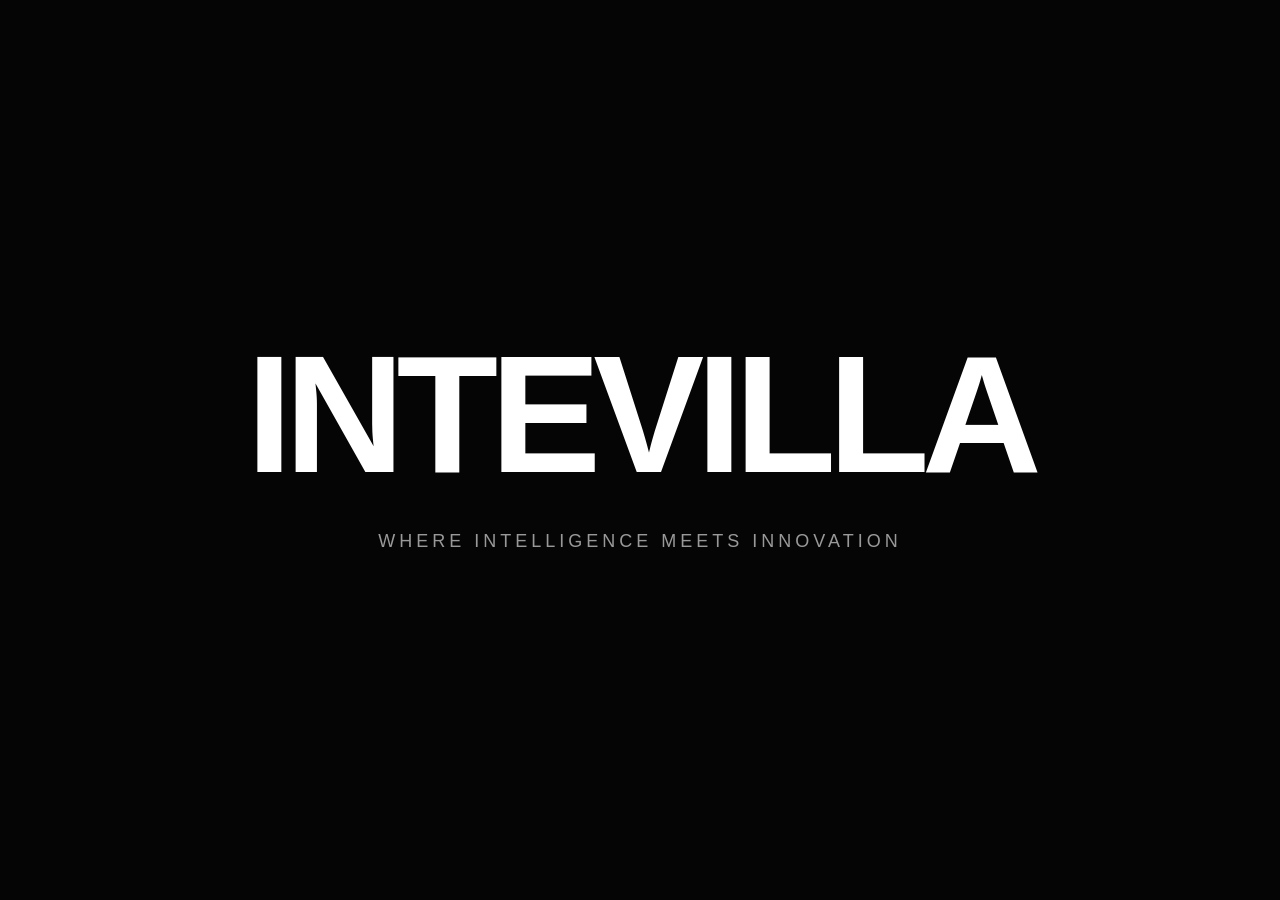
<file: Index.html>
<!DOCTYPE html>
<html lang="en">
<head>
    <meta charset="UTF-8">
    <meta name="viewport" content="width=device-width, initial-scale=1.0">
    <title>Intevilla - Text Pressure</title>
    <style>
        * {
            margin: 0;
            padding: 0;
            box-sizing: border-box;
        }
        body {
            background: #050505;
            color: white;
            font-family: Arial, sans-serif;
            overflow: hidden;
        }
        .hero {
            width: 100%;
            height: 100vh;
            display: flex;
            flex-direction: column;
            justify-content: center;
            align-items: center;
            position: relative;
        }
        .text-pressure {
            font-family: Impact, "Arial Black", sans-serif;
            font-size: clamp(70px, 13vw, 220px);
            font-weight: 900;
            letter-spacing: -8px;
            line-height: 0.8;
            text-align: center;
            cursor: pointer;
            transform-origin: center;
            transition:
                transform 0.12s ease,
                letter-spacing 0.12s ease;
        }
        .subtitle {
            margin-top: 50px;
            font-size: 18px;
            color: #999;
            letter-spacing: 4px;
            text-transform: uppercase;
        }
    </style>
</head>
<body>
    <section class="hero">
        <div class="text-pressure" id="textPressure">
            INTEVILLA
        </div>
        <p class="subtitle">
            Where Intelligence Meets Innovation
        </p>
    </section>
    <script>
        const text = document.getElementById("textPressure");
        document.addEventListener("mousemove", function(event) {
            const rect = text.getBoundingClientRect();
            const centerX = rect.left + rect.width / 2;
            const centerY = rect.top + rect.height / 2;
            const distanceX = event.clientX - centerX;
            const distanceY = event.clientY - centerY;
            const distance = Math.sqrt(
                distanceX * distanceX +
                distanceY * distanceY
            );
            const maxDistance = 500;
            let strength = 1 - distance / maxDistance;
            strength = Math.max(
                0,
                Math.min(1, strength)
            );
            const scaleX = 1 + strength * 0.35;
            const scaleY = 1 - strength * 0.12;
            const letterSpacing =
                -8 + strength * 8;
            text.style.transform =
                `scaleX(${scaleX}) scaleY(${scaleY})`;
            text.style.letterSpacing =
                `${letterSpacing}px`;
        });
        document.addEventListener("mouseleave", function() {
            text.style.transform =
                "scaleX(1) scaleY(1)";
            text.style.letterSpacing =
                "-8px";
        });
    </script>
</body>
</html>
</file>
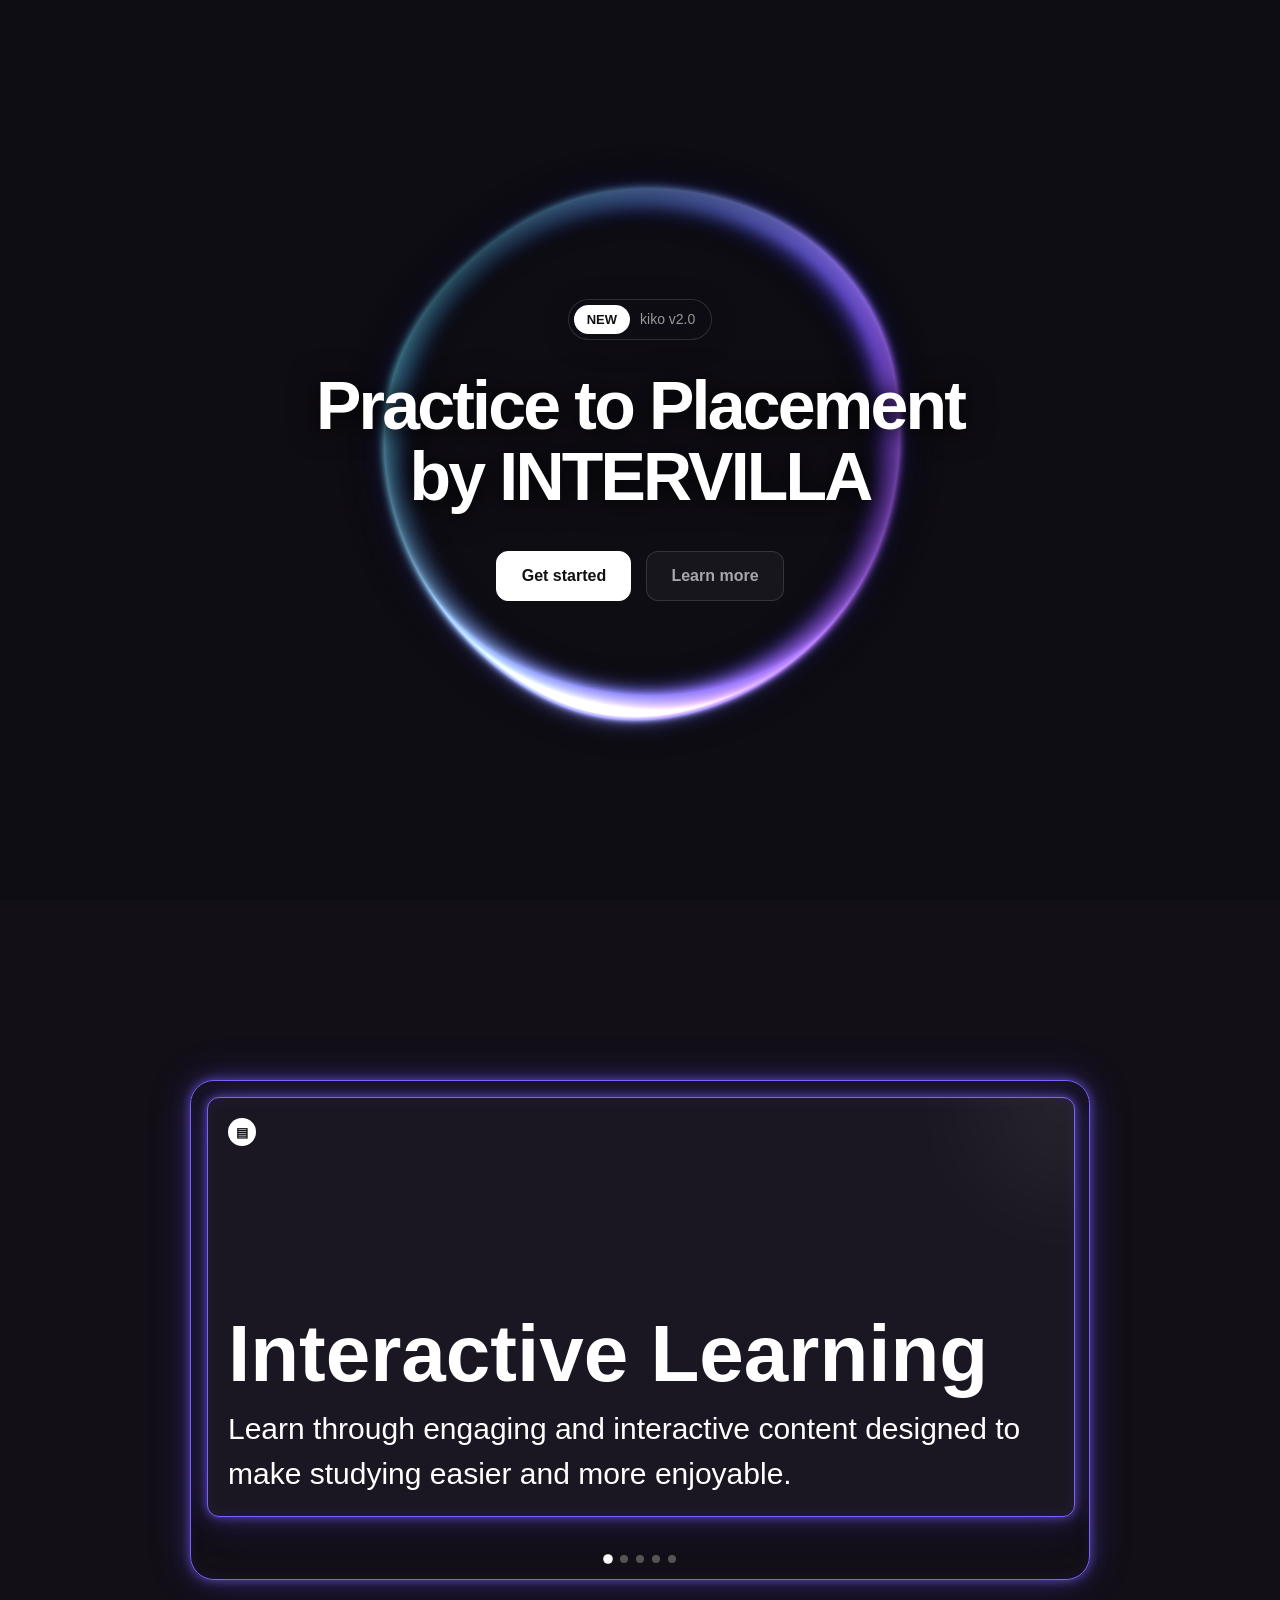
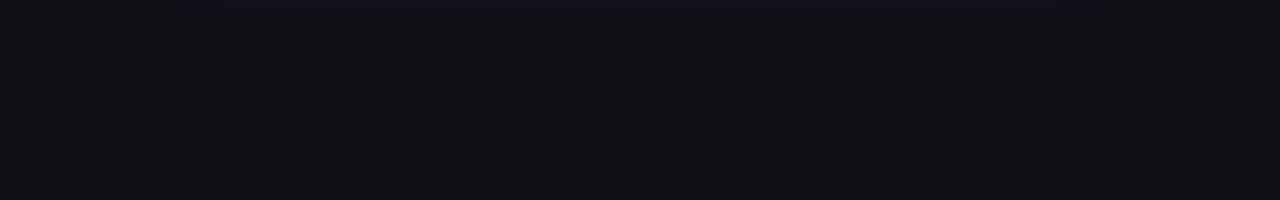
<file: index.html>
<!DOCTYPE html>
<html lang="en">
<head>
    <meta charset="UTF-8">
    <meta name="viewport" content="width=device-width, initial-scale=1.0">

    <title>INTERVILLA</title>

    <style>
        * {
    margin: 0;
    padding: 0;
    box-sizing: border-box;
}

html{
    scroll-behavior: smooth;
}
body {
margin: 0;
    min-height: 100vh;

    background: #120F17;
    color: white;

    font-family: Arial, Helvetica, sans-serif;

    overflow-x: hidden;
    overflow-y: auto;
}

body {
      margin: 0;
    min-height: 100vh;

    background: #120F17;
    color: white;

    font-family: Arial, Helvetica, sans-serif;

    overflow-x: hidden;
    overflow-y: auto;
}


/* =========================================
   HERO
========================================= */

.hero {
    position: relative;

    width: 100%;
    height: 100vh;

    min-height: 600px;

    display: flex;
    align-items: center;
    justify-content: center;

    overflow: hidden;

    background: #0f0d14;
}


/* =========================================
   ORB

   The important part:
   Instead of taking the entire screen,
   the Orb is a square centered behind
   the heading.
========================================= */

.orb-wrapper {
    position: absolute;

    width: 650px;
    height: 650px;

    left: 50%;
    top: 50%;

    transform: translate(-50%, -50%);

    z-index: 1;

    pointer-events: auto;
}

#orbCanvas {
    display: block;

    width: 100%;
    height: 100%;
}


/* =========================================
   CONTENT
========================================= */

.hero-content {
    position: relative;

    z-index: 5;

    width: 100%;
    max-width: 750px;

    padding: 20px;

    display: flex;
    flex-direction: column;
    align-items: center;

    text-align: center;

    /*
       Let mouse events pass through
       except for buttons.
    */
    pointer-events: none;
}


/* =========================================
   BADGE
========================================= */

.badge {
    display: flex;
    align-items: center;

    gap: 10px;

    padding: 5px 14px 5px 5px;

    border: 1px solid rgba(255, 255, 255, 0.14);

    border-radius: 999px;

    background: rgba(15, 13, 20, 0.65);

    backdrop-filter: blur(10px);

    margin-bottom: 30px;

    font-size: 14px;

    color: #999;

    box-shadow:
        0 5px 30px rgba(0, 0, 0, 0.15);
}


/* NEW badge */

.badge-new {
    display: flex;
    align-items: center;
    justify-content: center;

    padding: 7px 13px;

    border-radius: 999px;

    background: #ffffff;

    color: #111111;

    font-size: 13px;

    font-weight: 700;
}


/* Badge text */

.badge-text {
    padding-right: 2px;
}


/* =========================================
   HEADING
========================================= */

.hero h1 {
    position: relative;

    max-width: 680px;

    margin: 0;

    color: #ffffff;

    font-size: clamp(
        42px,
        5.5vw,
        68px
    );

    line-height: 1.04;

    font-weight: 700;

    letter-spacing: -2.8px;

    /*
       Keeps text readable over the Orb
    */
    text-shadow:
        0 3px 20px rgba(0, 0, 0, 0.7),
        0 0 30px rgba(15, 13, 20, 0.5);
}


/* =========================================
   BUTTONS
========================================= */

.buttons {
    display: flex;

    gap: 15px;

    margin-top: 40px;

    pointer-events: auto;
}


.btn {
    display: flex;

    align-items: center;
    justify-content: center;

    height: 50px;

    min-width: 135px;

    padding: 0 24px;

    border-radius: 12px;

    text-decoration: none;

    font-size: 16px;

    font-weight: 600;

    transition:
        transform 0.2s ease,
        background 0.2s ease,
        border-color 0.2s ease;
}


/* Get Started */

.btn-primary {
    background: #ffffff;

    color: #111111;

    border: 1px solid #ffffff;
}


/* Learn More */

.btn-secondary {
    color: #a8a5ad;

    background: rgba(255, 255, 255, 0.04);

    border: 1px solid rgba(255, 255, 255, 0.13);

    backdrop-filter: blur(10px);
}


/* Button hover */

.btn:hover {
    transform: translateY(-2px);
}


.btn-primary:hover {
    background: #eeeeee;
}


.btn-secondary:hover {
    color: #ffffff;

    background: rgba(255, 255, 255, 0.08);

    border-color: rgba(255, 255, 255, 0.25);
}


/* =========================================
   RESPONSIVE
========================================= */

/* Tablet and smaller desktops */
@media (max-width: 1024px) {
    .carousel-container {
        width: 100%;
        max-width: 800px;
        height: auto;
        aspect-ratio: 16 / 9;
    }

    .carousel-item {
        width: 100%;
    }

    .carousel-indicators {
        max-width: 190px;
        gap: 7px;
    }

    .carousel-indicator {
        height: 8px;
        width: 8px;
    }
}

/* Tablets */
@media (max-width: 800px) {

    .orb-wrapper {
        width: 500px;
        height: 500px;
    }

    .hero h1 {
        font-size: 48px;
        letter-spacing: -2px;
    }

    .carousel-container {
        width: calc(100% - 40px);
        max-width: 700px;
        height: 450px;
    }
}

/* Small tablets and large phones */
@media (max-width: 768px) {
    .orb-wrapper {
        width: 400px;
        height: 400px;
    }

    .hero h1 {
        font-size: 42px;
        letter-spacing: -1.5px;
    }

    .carousel-container {
        width: calc(100% - 40px);
        padding: 12px;
        height: 400px;
    }

    .carousel-item-title {
        font-size: clamp(36px, 7vw, 60px);
    }

    .carousel-item-description {
        font-size: clamp(16px, 3vw, 22px);
    }

    .carousel-icon-container {
        height: 26px;
        width: 26px;
    }

    .carousel-icon {
        height: 15px;
        width: 15px;
        font-size: 12px;
    }

    .carousel-indicators {
        max-width: 180px;
        gap: 6px;
    }

    .carousel-indicator {
        height: 7px;
        width: 7px;
    }
}

/* Phones - landscape and small */
@media (max-width: 600px) {
    .orb-wrapper {
        width: 300px;
        height: 300px;
    }

    .hero {
        min-height: 500px;
    }

    .hero h1 {
        font-size: 32px;
        letter-spacing: -1px;
        line-height: 1.2;
    }

    .badge {
        margin-bottom: 20px;
        font-size: 12px;
        padding: 4px 10px 4px 4px;
    }

    .badge-new {
        padding: 5px 10px;
        font-size: 11px;
    }

    .buttons {
        margin-top: 25px;
        gap: 8px;
        flex-wrap: wrap;
        justify-content: center;
    }

    .btn {
        min-width: 110px;
        height: 44px;
        padding: 0 16px;
        font-size: 13px;
    }

    .carousel-container {
        width: calc(100% - 20px);
        margin: 20px 10px;
        height: 350px;
        border-radius: 16px;
        padding: 12px;
    }

    .carousel-item {
        width: calc(100% - 20px);
        height: 310px;
        border-radius: 12px;
    }

    .carousel-item-header {
        margin-bottom: 12px;
        padding: 15px;
    }

    .carousel-item-content {
        padding: 15px;
    }

    .carousel-item-title {
        font-size: clamp(28px, 6vw, 42px);
        margin-bottom: 8px;
    }

    .carousel-item-description {
        font-size: clamp(13px, 2.8vw, 16px);
        line-height: 1.4;
    }

    .carousel-icon-container {
        height: 24px;
        width: 24px;
    }

    .carousel-icon {
        height: 14px;
        width: 14px;
        font-size: 11px;
    }

    .carousel-indicators {
        width: auto;
        max-width: 120px;
        padding: 0 16px;
        gap: 6px;
    }

    .carousel-indicator {
        height: 5px;
        width: 5px;
    }
}

/* Extra small phones */
@media (max-width: 380px) {
    .carousel-indicators {
        max-width: 100px;
        padding: 0 12px;
        gap: 4px;
    }

    .carousel-indicator {
        height: 4px;
        width: 4px;
    }

    .carousel-icon-container {
        height: 18px;
        width: 18px;
    }

    .carousel-icon {
        height: 10px;
        width: 10px;
        font-size: 9px;
    }
}

/* Extra small phones */
@media (max-width: 480px) {
    .orb-wrapper {
        width: 250px;
        height: 250px;
    }

    .hero h1 {
        font-size: 28px;
        max-width: 95%;
    }

    .hero-content {
        padding: 15px;
    }

    .buttons {
        gap: 6px;
        margin-top: 20px;
    }

    .btn {
        min-width: 90px;
        height: 40px;
        padding: 0 12px;
        font-size: 12px;
    }

    .page {
        padding: 40px 10px;
    }

    .carousel-container {
        width: calc(100% - 20px);
        height: 300px;
        margin-bottom: 20px;
    }

    .carousel-item {
        height: 260px;
    }

    .carousel-item-title {
        font-size: clamp(24px, 5vw, 32px);
    }

    .carousel-item-description {
        font-size: clamp(12px, 2.5vw, 14px);
    }

    .carousel-icon-container {
        height: 20px;
        width: 20px;
    }

    .carousel-icon {
        height: 12px;
        width: 12px;
        font-size: 10px;
    }
}

/* more-section */




.page {
       width: 100%;
    min-height: 100vh;

    height: auto;

    display: flex;
    align-items: center;
    justify-content: center;

    position: relative;

    padding: 80px 20px;
}

.carousel-container {
    position: relative;
    overflow: hidden;
    border: 1px solid #7b61ff;
    border-radius: 24px;
    padding: 16px;
    --outer-r: 24px;
    --p-distance: 12px;
    width: min(900px, 100% - 40px);
    height: 500px;
    background: transparent;
    perspective: 1000px;
    margin: 0 auto 40px auto;
    
    box-shadow:
        0 0 8px rgba(123, 97, 255, 0.5),
        0 0 20px rgba(123, 97, 255, 0.35),
        0 0 45px rgba(100, 80, 255, 0.2),
        inset 0 0 15px rgba(123, 97, 255, 0.08);
}
.carousel-container:hover{
      border-color: #a895ff;

    box-shadow:
        0 0 10px rgba(168, 149, 255, 0.7),
        0 0 25px rgba(123, 97, 255, 0.55),
        0 0 55px rgba(100, 80, 255, 0.3),
        inset 0 0 20px rgba(123, 97, 255, 0.12);

}

.carousel-track {
    display: flex;
    gap: 16px;
   height: 420px;
    transform-style: preserve-3d;
    will-change: transform;
    cursor: grab;
    user-select: none;
    touch-action: pan-y;
}

.carousel-track.dragging {
    cursor: grabbing;
}

.carousel-item {
    position: relative;
    display: flex;
    flex-shrink: 0;
    flex-direction: column;
    align-items: flex-start;
    justify-content: space-between;
   width: 868px;
    height: 420px;
    border: 1px solid #7b61ff;
    border-radius: calc(var(--outer-r) - var(--p-distance));
    background-color: #1B1722;
    overflow: hidden;
    cursor: grab;
    transform-style: preserve-3d;
    backface-visibility: hidden;

    box-shadow:
        0 0 8px rgba(123, 97, 255, 0.5),
        0 0 20px rgba(123, 97, 255, 0.35),
        0 0 45px rgba(100, 80, 255, 0.2),
        inset 0 0 15px rgba(123, 97, 255, 0.08);
}

.carousel-item:active {
    cursor: grabbing;
}

.carousel-item::after {
    content: "";
    position: absolute;
    width: 180px;
    height: 180px;
    top: -80px;
    right: -80px;
    border-radius: 50%;
    background: rgba(255, 255, 255, 0.05);
    filter: blur(50px);
    pointer-events: none;
}
.carousel-item:hover {
    border-color: #a895ff;

    box-shadow:
        0 0 10px rgba(168, 149, 255, 0.7),
        0 0 25px rgba(123, 97, 255, 0.55),
        0 0 55px rgba(100, 80, 255, 0.3),
        inset 0 0 20px rgba(123, 97, 255, 0.12);
}

.carousel-item-header {
    margin-bottom: 16px;
    padding: 20px;
    padding-top: 20px;
}

.carousel-icon-container {
    display: flex;
    height: clamp(20px, 4vw, 28px);
    width: clamp(20px, 4vw, 28px);
    align-items: center;
    justify-content: center;
    border-radius: 50%;
    background-color: #fff;
}

.carousel-icon {
    height: clamp(12px, 2.5vw, 16px);
    width: clamp(12px, 2.5vw, 16px);
    display: flex;
    align-items: center;
    justify-content: center;
    color: #120F17;
    font-size: clamp(10px, 2vw, 13px);
    font-weight: bold;
    line-height: 1;
}

.carousel-item-content {
    padding: 20px;
    padding-bottom: 20px;
}

.carousel-item-title {
    margin-bottom: 4px;
    font-weight: 900;
    font-size: clamp(32px, 8vw, 80px);
    color: #fff;
    line-height: 1.2;
}

.carousel-item-description {
    font-size: clamp(14px, 3.5vw, 30px);
    line-height: 1.5;
    color: #fff;
}

.carousel-indicators-container {
    display: flex;
    width: 100%;
    justify-content: center;
    position: absolute;
    bottom: 16px;
    left: 0;
}

.carousel-indicators {
    margin-top: 16px;
    display: flex;
    width: auto;
    max-width: 200px;
    justify-content: center;
    gap: 8px;
    padding: 0 24px;
    flex-wrap: wrap;
}

.carousel-indicator {
    height: 8px;
    width: 8px;
    border: none;
    padding: 0;
    appearance: none;
    border-radius: 50%;
    cursor: pointer;
    transition: background-color 150ms, transform 150ms;
}

.carousel-indicator.active {
    background-color: #fff;
    transform: scale(1.2);
}

.carousel-indicator.inactive {
    background-color: #555;
}

.carousel-indicator:hover {
    background-color: #aaa;
}

.carousel-indicator:focus-visible {
    outline: 2px solid #fff;
    outline-offset: 2px;
}

.carousel-container.round {
    border: 1px solid #555;
    border-radius: 50%;
    width: 300px;
    height: 300px;
}

.carousel-item.round {
    background-color: #1B1722;
    position: relative;
    bottom: 0.1em;
    border: 1px solid #555;
    justify-content: center;
    align-items: center;
    text-align: center;
    border-radius: 50%;
    width: 268px;
    height: 268px;
}

.carousel-item-header.round {
    padding: 0;
    margin: 0;
}

.carousel-indicators-container.round {
    position: absolute;
    z-index: 2;
    bottom: 3em;
    left: 50%;
    transform: translateX(-50%);
}

@media (max-width: 500px) {
    .carousel-container {
        width: 300px;
    }
}

    </style>
</head>

<body>

    <main class="hero">

        <!-- Orb surrounding the heading -->
        <div class="orb-wrapper" id="orbContainer">
            <canvas id="orbCanvas"></canvas>
        </div>

        <!-- Content -->
        <section class="hero-content">

            <div class="badge">
                <span class="badge-new">NEW</span>
                <span class="badge-text">kiko v2.0</span>
            </div>

            <h1>
            Practice to Placement<br>
            by INTERVILLA

            </h1>

            <div class="buttons">

                <a href="main.html" class="btn btn-primary">
                    Get started
                </a>

                <a href="#more" class="btn btn-secondary">
                    Learn more
                </a>

            </div>

        </section>
</main>
   
    <section id="more">
          <div class="page">
        <div class="carousel-container" id="carousel">
            <div class="carousel-track" id="carouselTrack"></div>

            <div class="carousel-indicators-container" id="indicatorContainer">
                <div class="carousel-indicators" id="indicators"></div>
            </div>
        </div>
    </div>
    </section>
     </main>

    <script>
        

        const canvas = document.getElementById("orbCanvas");
const container = document.getElementById("orbContainer");

const gl = canvas.getContext("webgl", {
    alpha: true,
    premultipliedAlpha: false,
});

if (!gl) {
    alert("WebGL is not supported in this browser.");
    throw new Error("WebGL not supported");
}


// =====================================================
// SETTINGS
// =====================================================

const settings = {
    hue: 0,
    hoverIntensity: 2,
    rotateOnHover: true,
    forceHoverState: false,
    backgroundColor: "#000000"
};


// =====================================================
// VERTEX SHADER
// =====================================================

const vertexShaderSource = `
precision highp float;

attribute vec2 position;
attribute vec2 uv;

varying vec2 vUv;

void main() {

    vUv = uv;

    gl_Position = vec4(
        position,
        0.0,
        1.0
    );
}
`;


// =====================================================
// FRAGMENT SHADER
// =====================================================

const fragmentShaderSource = `
precision highp float;

uniform float iTime;
uniform vec3 iResolution;

uniform float hue;
uniform float hover;
uniform float rot;
uniform float hoverIntensity;

uniform vec3 backgroundColor;

varying vec2 vUv;


// -----------------------------------------------------
// RGB -> YIQ
// -----------------------------------------------------

vec3 rgb2yiq(vec3 c) {

    float y = dot(
        c,
        vec3(
            0.299,
            0.587,
            0.114
        )
    );

    float i = dot(
        c,
        vec3(
            0.596,
            -0.274,
            -0.322
        )
    );

    float q = dot(
        c,
        vec3(
            0.211,
            -0.523,
            0.312
        )
    );

    return vec3(y, i, q);
}


// -----------------------------------------------------
// YIQ -> RGB
// -----------------------------------------------------

vec3 yiq2rgb(vec3 c) {

    float r =
        c.x +
        0.956 * c.y +
        0.621 * c.z;

    float g =
        c.x -
        0.272 * c.y -
        0.647 * c.z;

    float b =
        c.x -
        1.106 * c.y +
        1.703 * c.z;

    return vec3(r, g, b);
}


// -----------------------------------------------------
// Hue adjustment
// -----------------------------------------------------

vec3 adjustHue(
    vec3 color,
    float hueDeg
) {

    float hueRad =
        hueDeg *
        3.14159265 /
        180.0;

    vec3 yiq =
        rgb2yiq(color);

    float cosA =
        cos(hueRad);

    float sinA =
        sin(hueRad);

    float i =
        yiq.y * cosA -
        yiq.z * sinA;

    float q =
        yiq.y * sinA +
        yiq.z * cosA;

    yiq.y = i;
    yiq.z = q;

    return yiq2rgb(yiq);
}


// -----------------------------------------------------
// Hash
// -----------------------------------------------------

vec3 hash33(vec3 p3) {

    p3 =
        fract(
            p3 *
            vec3(
                0.1031,
                0.11369,
                0.13787
            )
        );

    p3 +=
        dot(
            p3,
            p3.yxz + 19.19
        );

    return -1.0 +
        2.0 *
        fract(
            vec3(
                p3.x + p3.y,
                p3.x + p3.z,
                p3.y + p3.z
            ) *
            p3.zyx
        );
}


// -----------------------------------------------------
// 3D Noise
// -----------------------------------------------------

float snoise3(vec3 p) {

    const float K1 =
        0.333333333;

    const float K2 =
        0.166666667;

    vec3 i =
        floor(
            p +
            (p.x + p.y + p.z) *
            K1
        );

    vec3 d0 =
        p -
        (
            i -
            (i.x + i.y + i.z) *
            K2
        );

    vec3 e =
        step(
            vec3(0.0),
            d0 - d0.yzx
        );

    vec3 i1 =
        e *
        (1.0 - e.zxy);

    vec3 i2 =
        1.0 -
        e.zxy *
        (1.0 - e);

    vec3 d1 =
        d0 -
        (i1 - K2);

    vec3 d2 =
        d0 -
        (i2 - K1);

    vec3 d3 =
        d0 - 0.5;

    vec4 h =
        max(
            0.6 -
            vec4(
                dot(d0, d0),
                dot(d1, d1),
                dot(d2, d2),
                dot(d3, d3)
            ),
            0.0
        );

    vec4 n =
        h * h * h * h *
        vec4(
            dot(d0, hash33(i)),
            dot(d1, hash33(i + i1)),
            dot(d2, hash33(i + i2)),
            dot(d3, hash33(i + 1.0))
        );

    return dot(
        vec4(31.316),
        n
    );
}


// -----------------------------------------------------
// Alpha
// -----------------------------------------------------

vec4 extractAlpha(vec3 colorIn) {

    float a =
        max(
            max(
                colorIn.r,
                colorIn.g
            ),
            colorIn.b
        );

    return vec4(
        colorIn.rgb /
        (a + 1e-5),
        a
    );
}


// -----------------------------------------------------
// Orb settings
// -----------------------------------------------------

const vec3 baseColor1 =
    vec3(
        0.611765,
        0.262745,
        0.996078
    );

const vec3 baseColor2 =
    vec3(
        0.298039,
        0.760784,
        0.913725
    );

const vec3 baseColor3 =
    vec3(
        0.062745,
        0.078431,
        0.600000
    );

const float innerRadius = 0.6;

const float noiseScale = 0.65;


// -----------------------------------------------------
// Lighting
// -----------------------------------------------------

float light1(
    float intensity,
    float attenuation,
    float dist
) {

    return intensity /
        (
            1.0 +
            dist * attenuation
        );
}


float light2(
    float intensity,
    float attenuation,
    float dist
) {

    return intensity /
        (
            1.0 +
            dist * dist * attenuation
        );
}


// -----------------------------------------------------
// Draw Orb
// -----------------------------------------------------

vec4 draw(vec2 uv) {

    vec3 color1 =
        adjustHue(
            baseColor1,
            hue
        );

    vec3 color2 =
        adjustHue(
            baseColor2,
            hue
        );

    vec3 color3 =
        adjustHue(
            baseColor3,
            hue
        );


    float ang =
        atan(
            uv.y,
            uv.x
        );

    float len =
        length(uv);

    float invLen =
        len > 0.0
        ? 1.0 / len
        : 0.0;


    float bgLuminance =
        dot(
            backgroundColor,
            vec3(
                0.299,
                0.587,
                0.114
            )
        );


    // Noise

    float n0 =
        snoise3(
            vec3(
                uv * noiseScale,
                iTime * 0.5
            )
        ) *
        0.5 +
        0.5;


    float r0 =
        mix(
            mix(
                innerRadius,
                1.0,
                0.4
            ),
            mix(
                innerRadius,
                1.0,
                0.6
            ),
            n0
        );


    float d0 =
        distance(
            uv,
            (r0 * invLen) * uv
        );


    float v0 =
        light1(
            1.0,
            10.0,
            d0
        );


    v0 *=
        smoothstep(
            r0 * 1.05,
            r0,
            len
        );


    float innerFade =
        smoothstep(
            r0 * 0.8,
            r0 * 0.95,
            len
        );


    v0 *=
        mix(
            innerFade,
            1.0,
            bgLuminance * 0.7
        );


    float cl =
        cos(
            ang +
            iTime * 2.0
        ) *
        0.5 +
        0.5;


    // Moving light

    float a =
        iTime * -1.0;


    vec2 pos =
        vec2(
            cos(a),
            sin(a)
        ) *
        r0;


    float d =
        distance(
            uv,
            pos
        );


    float v1 =
        light2(
            1.5,
            5.0,
            d
        );


    v1 *=
        light1(
            1.0,
            50.0,
            d0
        );


    float v2 =
        smoothstep(
            1.0,
            mix(
                innerRadius,
                1.0,
                n0 * 0.5
            ),
            len
        );


    float v3 =
        smoothstep(
            innerRadius,
            mix(
                innerRadius,
                1.0,
                0.5
            ),
            len
        );


    vec3 colBase =
        mix(
            color1,
            color2,
            cl
        );


    float fadeAmount =
        mix(
            1.0,
            0.1,
            bgLuminance
        );


    // Dark color

    vec3 darkCol =
        mix(
            color3,
            colBase,
            v0
        );


    darkCol =
        (darkCol + v1) *
        v2 *
        v3;


    darkCol =
        clamp(
            darkCol,
            0.0,
            1.0
        );


    // Light color

    vec3 lightCol =
        (colBase + v1) *
        mix(
            1.0,
            v2 * v3,
            fadeAmount
        );


    lightCol =
        mix(
            backgroundColor,
            lightCol,
            v0
        );


    lightCol =
        clamp(
            lightCol,
            0.0,
            1.0
        );


    // Final color

    vec3 finalCol =
        mix(
            darkCol,
            lightCol,
            bgLuminance
        );


    return extractAlpha(
        finalCol
    );
}


// -----------------------------------------------------
// Main image
// -----------------------------------------------------

vec4 mainImage(vec2 fragCoord) {

    vec2 center =
        iResolution.xy *
        0.5;


    float size =
        min(
            iResolution.x,
            iResolution.y
        );


    vec2 uv =
        (fragCoord - center) /
        size *
        2.0;


    // Rotation

    float angle = rot;

    float s = sin(angle);
    float c = cos(angle);


    uv =
        vec2(
            c * uv.x - s * uv.y,
            s * uv.x + c * uv.y
        );


    // Hover distortion

    uv.x +=
        hover *
        hoverIntensity *
        0.1 *
        sin(
            uv.y * 10.0 +
            iTime
        );


    uv.y +=
        hover *
        hoverIntensity *
        0.1 *
        sin(
            uv.x * 10.0 +
            iTime
        );


    return draw(uv);
}


// -----------------------------------------------------
// Fragment main
// -----------------------------------------------------

void main() {

    vec2 fragCoord =
        vUv *
        iResolution.xy;


    vec4 col =
        mainImage(
            fragCoord
        );


    gl_FragColor =
        vec4(
            col.rgb * col.a,
            col.a
        );
}
`;


// =====================================================
// SHADER FUNCTIONS
// =====================================================

function createShader(type, source) {

    const shader =
        gl.createShader(type);

    gl.shaderSource(
        shader,
        source
    );

    gl.compileShader(shader);


    if (!gl.getShaderParameter(
        shader,
        gl.COMPILE_STATUS
    )) {

        console.error(
            gl.getShaderInfoLog(shader)
        );

        gl.deleteShader(shader);

        throw new Error(
            "Shader compilation failed"
        );
    }

    return shader;
}


function createProgram(
    vertexSource,
    fragmentSource
) {

    const vertexShader =
        createShader(
            gl.VERTEX_SHADER,
            vertexSource
        );


    const fragmentShader =
        createShader(
            gl.FRAGMENT_SHADER,
            fragmentSource
        );


    const program =
        gl.createProgram();


    gl.attachShader(
        program,
        vertexShader
    );

    gl.attachShader(
        program,
        fragmentShader
    );


    gl.linkProgram(program);


    if (!gl.getProgramParameter(
        program,
        gl.LINK_STATUS
    )) {

        console.error(
            gl.getProgramInfoLog(program)
        );

        throw new Error(
            "Program linking failed"
        );
    }


    gl.deleteShader(vertexShader);
    gl.deleteShader(fragmentShader);


    return program;
}


const program =
    createProgram(
        vertexShaderSource,
        fragmentShaderSource
    );

gl.useProgram(program);


// =====================================================
// FULLSCREEN TRIANGLE
// =====================================================

const vertices = new Float32Array([
    -1, -1,
     3, -1,
    -1,  3
]);


const buffer =
    gl.createBuffer();


gl.bindBuffer(
    gl.ARRAY_BUFFER,
    buffer
);


gl.bufferData(
    gl.ARRAY_BUFFER,
    vertices,
    gl.STATIC_DRAW
);


const positionLocation =
    gl.getAttribLocation(
        program,
        "position"
    );


gl.enableVertexAttribArray(
    positionLocation
);


gl.vertexAttribPointer(
    positionLocation,
    2,
    gl.FLOAT,
    false,
    0,
    0
);


// =====================================================
// UV BUFFER
// =====================================================

const uvBuffer =
    gl.createBuffer();


const uvs = new Float32Array([
    0, 0,
    2, 0,
    0, 2
]);


gl.bindBuffer(
    gl.ARRAY_BUFFER,
    uvBuffer
);


gl.bufferData(
    gl.ARRAY_BUFFER,
    uvs,
    gl.STATIC_DRAW
);


const uvLocation =
    gl.getAttribLocation(
        program,
        "uv"
    );


gl.enableVertexAttribArray(
    uvLocation
);


gl.vertexAttribPointer(
    uvLocation,
    2,
    gl.FLOAT,
    false,
    0,
    0
);


// =====================================================
// UNIFORMS
// =====================================================

const uniforms = {

    iTime:
        gl.getUniformLocation(
            program,
            "iTime"
        ),

    iResolution:
        gl.getUniformLocation(
            program,
            "iResolution"
        ),

    hue:
        gl.getUniformLocation(
            program,
            "hue"
        ),

    hover:
        gl.getUniformLocation(
            program,
            "hover"
        ),

    rot:
        gl.getUniformLocation(
            program,
            "rot"
        ),

    hoverIntensity:
        gl.getUniformLocation(
            program,
            "hoverIntensity"
        ),

    backgroundColor:
        gl.getUniformLocation(
            program,
            "backgroundColor"
        )
};


// =====================================================
// HEX TO RGB
// =====================================================

function hexToRgb(hex) {

    hex =
        hex.replace(
            "#",
            ""
        );


    return [

        parseInt(
            hex.substring(0, 2),
            16
        ) / 255,

        parseInt(
            hex.substring(2, 4),
            16
        ) / 255,

        parseInt(
            hex.substring(4, 6),
            16
        ) / 255

    ];
}


const bg =
    hexToRgb(
        settings.backgroundColor
    );


// =====================================================
// RESIZE
// =====================================================

function resize() {

    const dpr =
        Math.min(
            window.devicePixelRatio || 1,
            2
        );


    const width =
        container.clientWidth;

    const height =
        container.clientHeight;


    canvas.width =
        width * dpr;

    canvas.height =
        height * dpr;


    canvas.style.width =
        width + "px";

    canvas.style.height =
        height + "px";


    gl.viewport(
        0,
        0,
        canvas.width,
        canvas.height
    );


    gl.uniform3f(
        uniforms.iResolution,
        canvas.width,
        canvas.height,
        canvas.width /
        canvas.height
    );
}


window.addEventListener(
    "resize",
    resize
);

resize();


// =====================================================
// MOUSE / HOVER
// =====================================================

let targetHover = 0;

let currentHover = 0;

let currentRotation = 0;

let lastTime = 0;


const rotationSpeed = 0.3;


container.addEventListener(
    "mousemove",
    (event) => {

        const rect =
            container.getBoundingClientRect();


        const x =
            event.clientX -
            rect.left;


        const y =
            event.clientY -
            rect.top;


        const width =
            rect.width;


        const height =
            rect.height;


        const size =
            Math.min(
                width,
                height
            );


        const centerX =
            width / 2;


        const centerY =
            height / 2;


        const uvX =
            ((x - centerX) /
                size) *
            2.0;


        const uvY =
            ((y - centerY) /
                size) *
            2.0;


        const distance =
            Math.sqrt(
                uvX * uvX +
                uvY * uvY
            );


        if (distance < 0.8) {

            targetHover = 1;

        } else {

            targetHover = 0;

        }

    }
);


container.addEventListener(
    "mouseleave",
    () => {

        targetHover = 0;

    }
);


// =====================================================
// TOUCH
// =====================================================

container.addEventListener(
    "touchmove",
    (event) => {

        const touch =
            event.touches[0];


        if (!touch) return;


        const rect =
            container.getBoundingClientRect();


        const x =
            touch.clientX -
            rect.left;


        const y =
            touch.clientY -
            rect.top;


        const width =
            rect.width;


        const height =
            rect.height;


        const size =
            Math.min(
                width,
                height
            );


        const centerX =
            width / 2;


        const centerY =
            height / 2;


        const uvX =
            ((x - centerX) /
                size) *
            2.0;


        const uvY =
            ((y - centerY) /
                size) *
            2.0;


        const distance =
            Math.sqrt(
                uvX * uvX +
                uvY * uvY
            );


        targetHover =
            distance < 0.8
                ? 1
                : 0;

    },
    {
        passive: true
    }
);


container.addEventListener(
    "touchend",
    () => {

        targetHover = 0;

    }
);


// =====================================================
// ANIMATION
// =====================================================

function animate(time) {

    requestAnimationFrame(
        animate
    );


    const dt =
        lastTime === 0
            ? 0
            : (time - lastTime) *
              0.001;


    lastTime = time;


    // Time

    gl.uniform1f(
        uniforms.iTime,
        time * 0.001
    );


    // Hue

    gl.uniform1f(
        uniforms.hue,
        settings.hue
    );


    // Hover intensity

    gl.uniform1f(
        uniforms.hoverIntensity,
        settings.hoverIntensity
    );


    // Smooth hover

    const effectiveHover =
        settings.forceHoverState
            ? 1
            : targetHover;


    currentHover +=
        (
            effectiveHover -
            currentHover
        ) * 0.1;


    gl.uniform1f(
        uniforms.hover,
        currentHover
    );


    // Rotation

    if (
        settings.rotateOnHover &&
        effectiveHover > 0.5
    ) {

        currentRotation +=
            dt *
            rotationSpeed;

    }


    gl.uniform1f(
        uniforms.rot,
        currentRotation
    );


    // Background

    gl.uniform3f(
        uniforms.backgroundColor,
        bg[0],
        bg[1],
        bg[2]
    );


    // Transparent canvas

    gl.clearColor(
        0,
        0,
        0,
        0
    );


    gl.clear(
        gl.COLOR_BUFFER_BIT
    );


    // Draw

    gl.drawArrays(
        gl.TRIANGLES,
        0,
        3
    );
}


requestAnimationFrame(
    animate
);

// -----------------the DAta------------

        /* ==========================================
           CAROUSEL DATA
        ========================================== */

        const items = [

            {
                title: "Interactive Learning",

                description:
                    "Learn through engaging and interactive content designed to make studying easier and more enjoyable.",

                icon: "▤"
            },


            {
                title: "Skill Development",

                description:
                    "Build practical skills and strengthen your knowledge through hands-on activities and projects.",

                icon: "◉"
            },


            {
                title: "Explore Resources",

                description:
                    "Discover useful learning materials, tools, and resources to support your educational journey.",

                icon: "▱"
            },


            {
                title: "Practice & Improve",

                description:
                    "Test your knowledge, practice regularly, and improve your skills step by step..",

                icon: "▦"
            },


            {
                title: "Learn for the Future",

                description:
                    "Develop valuable skills and knowledge that can help you prepare for your academic and professional future.",

                icon: "</>"
            }

        ];


        /* ==========================================
           SETTINGS
        ========================================== */

        const baseWidth = 900;

        const autoplay = false;

        const autoplayDelay = 3000;

        const pauseOnHover = false;

        const loop = false;

        const round = false;


        /* ==========================================
           CONSTANTS
        ========================================== */

        const containerPadding = 16;

        const GAP = 16;

        const itemWidth =
            baseWidth -
            containerPadding * 2;

        const trackItemOffset =
            itemWidth + GAP;


        /* ==========================================
           ELEMENTS
        ========================================== */

        const carousel =
            document.getElementById(
                "carousel"
            );


        const track =
            document.getElementById(
                "carouselTrack"
            );


        const indicators =
            document.getElementById(
                "indicators"
            );


        const indicatorContainer =
            document.getElementById(
                "indicatorContainer"
            );


        /* ==========================================
           STATE
        ========================================== */

        let position =
            loop ? 1 : 0;


        let currentX =
            -position *
            trackItemOffset;


        let targetX =
            currentX;


        let isDragging = false;

        let startPointerX = 0;

        let startPositionX = 0;

        let isHovered = false;

        let animationFrame = null;

        let autoplayTimer = null;


        /* ==========================================
           GET ITEMS
        ========================================== */

        function getItemsForRender() {

            if (!loop) {
                return items;
            }


            if (items.length === 0) {
                return [];
            }


            return [

                items[items.length - 1],

                ...items,

                items[0]

            ];
        }


        /* ==========================================
           RENDER CARDS
        ========================================== */

        function renderCards() {

            track.innerHTML = "";


            const renderItems =
                getItemsForRender();


            renderItems.forEach(
                (item, index) => {

                    const card =
                        document.createElement(
                            "div"
                        );


                    card.className =
                        "carousel-item";


                    if (round) {

                        card.classList.add(
                            "round"
                        );

                    }


                    card.innerHTML = `

                        <div class="
                            carousel-item-header
                            ${round ? "round" : ""}
                        ">

                            <span
                                class="carousel-icon-container"
                            >

                                <span
                                    class="carousel-icon"
                                >
                                    ${item.icon}
                                </span>

                            </span>

                        </div>


                        <div
                            class="carousel-item-content"
                        >

                            <div
                                class="carousel-item-title"
                            >
                                ${item.title}
                            </div>


                            <p
                                class="carousel-item-description"
                            >
                                ${item.description}
                            </p>

                        </div>

                    `;


                    track.appendChild(card);

                }
            );


            updateCardRotation();

        }


        /* ==========================================
           RENDER INDICATORS
        ========================================== */

        function renderIndicators() {

            indicators.innerHTML = "";


            items.forEach(
                (_, index) => {

                    const button =
                        document.createElement(
                            "button"
                        );


                    button.type = "button";


                    button.className =
                        "carousel-indicator";


                    button.setAttribute(
                        "aria-label",
                        `Go to slide ${index + 1}`
                    );


                    button.addEventListener(
                        "click",
                        () => {

                            position =
                                loop
                                    ? index + 1
                                    : index;


                            animateToPosition();

                        }
                    );


                    indicators.appendChild(
                        button
                    );

                }
            );


            updateIndicators();

        }


        /* ==========================================
           ACTIVE INDEX
        ========================================== */

        function getActiveIndex() {

            if (
                items.length === 0
            ) {
                return 0;
            }


            if (loop) {

                return (
                    position -
                    1 +
                    items.length
                ) % items.length;

            }


            return Math.min(
                position,
                items.length - 1
            );

        }


        /* ==========================================
           UPDATE INDICATORS
        ========================================== */

        function updateIndicators() {

            const activeIndex =
                getActiveIndex();


            const dots =
                indicators.querySelectorAll(
                    ".carousel-indicator"
                );


            dots.forEach(
                (dot, index) => {

                    const active =
                        index ===
                        activeIndex;


                    dot.classList.toggle(
                        "active",
                        active
                    );


                    dot.classList.toggle(
                        "inactive",
                        !active
                    );

                }
            );

        }


        /* ==========================================
           3D ROTATION
        ========================================== */

        function updateCardRotation() {

            const cards =
                track.querySelectorAll(
                    ".carousel-item"
                );


            cards.forEach(
                (card, index) => {

                    const cardPosition =
                        index *
                        trackItemOffset;


                    const currentPosition =
                        -currentX;


                    const distance =
                        currentPosition -
                        cardPosition;


                    const normalized =
                        distance /
                        trackItemOffset;


                    let rotateY =
                        normalized *
                        -90;


                    rotateY =
                        Math.max(
                            -90,
                            Math.min(
                                90,
                                rotateY
                            )
                        );


                    card.style.transform =
                        `rotateY(${rotateY}deg)`;

                }
            );

        }


        /* ==========================================
           UPDATE TRACK
        ========================================== */

        function updateTrack() {

            track.style.transform =
                `translate3d(
                    ${currentX}px,
                    0,
                    0
                )`;


            updateCardRotation();

        }


        /* ==========================================
           SPRING ANIMATION
        ========================================== */

        function animateToPosition() {

            const maxPosition =
                getItemsForRender().length -
                1;


            position =
                Math.max(
                    0,
                    Math.min(
                        position,
                        maxPosition
                    )
                );


            targetX =
                -position *
                trackItemOffset;


            updateIndicators();


            if (animationFrame) {

                cancelAnimationFrame(
                    animationFrame
                );

            }


            function animate() {

                const difference =
                    targetX -
                    currentX;


                currentX +=
                    difference * 0.12;


                updateTrack();


                if (
                    Math.abs(
                        difference
                    ) > 0.5
                ) {

                    animationFrame =
                        requestAnimationFrame(
                            animate
                        );

                } else {

                    currentX =
                        targetX;

                    updateTrack();

                    handleAnimationComplete();

                }

            }


            animationFrame =
                requestAnimationFrame(
                    animate
                );

        }


        /* ==========================================
           LOOP HANDLING
        ========================================== */

        function handleAnimationComplete() {

            if (
                !loop ||
                items.length <= 1
            ) {
                return;
            }


            const lastIndex =
                getItemsForRender().length -
                1;


            if (
                position ===
                lastIndex
            ) {

                position = 1;

                currentX =
                    -trackItemOffset;

                targetX =
                    currentX;

                updateTrack();

                updateIndicators();

                return;

            }


            if (
                position === 0
            ) {

                position =
                    items.length;

                currentX =
                    -position *
                    trackItemOffset;

                targetX =
                    currentX;

                updateTrack();

                updateIndicators();

            }

        }


        /* ==========================================
           MOUSE DRAG
        ========================================== */

        track.addEventListener(
            "mousedown",
            function(event) {

                isDragging = true;

                startPointerX =
                    event.clientX;

                startPositionX =
                    currentX;

                track.classList.add(
                    "dragging"
                );

                event.preventDefault();

            }
        );


        document.addEventListener(
            "mousemove",
            function(event) {

                if (!isDragging) {
                    return;
                }


                const movement =
                    event.clientX -
                    startPointerX;


                currentX =
                    startPositionX +
                    movement;


                if (!loop) {

                    const minimum =
                        -trackItemOffset *
                        (
                            items.length -
                            1
                        );


                    if (
                        currentX > 0
                    ) {

                        currentX *= 0.3;

                    }


                    if (
                        currentX < minimum
                    ) {

                        currentX =
                            minimum +
                            (
                                currentX -
                                minimum
                            ) * 0.3;

                    }

                }


                updateTrack();

            }
        );


        document.addEventListener(
            "mouseup",
            function() {

                if (!isDragging) {
                    return;
                }


                isDragging = false;


                track.classList.remove(
                    "dragging"
                );


                const distance =
                    currentX -
                    startPositionX;


                const threshold = 50;


                if (
                    distance <
                    -threshold
                ) {

                    position++;

                } else if (
                    distance >
                    threshold
                ) {

                    position--;

                }


                animateToPosition();

            }
        );


        /* ==========================================
           TOUCH / MOBILE
        ========================================== */

        track.addEventListener(
            "touchstart",
            function(event) {

                isDragging = true;

                startPointerX =
                    event.touches[0].clientX;

                startPositionX =
                    currentX;

            },
            {
                passive: true
            }
        );


        track.addEventListener(
            "touchmove",
            function(event) {

                if (!isDragging) {
                    return;
                }


                const movement =
                    event.touches[0].clientX -
                    startPointerX;


                currentX =
                    startPositionX +
                    movement;


                updateTrack();

            },
            {
                passive: true
            }
        );


        track.addEventListener(
            "touchend",
            function() {

                if (!isDragging) {
                    return;
                }


                isDragging = false;


                const distance =
                    currentX -
                    startPositionX;


                const threshold = 50;


                if (
                    distance <
                    -threshold
                ) {

                    position++;

                } else if (
                    distance >
                    threshold
                ) {

                    position--;

                }


                animateToPosition();

            }
        );


        /* ==========================================
           HOVER
        ========================================== */

        carousel.addEventListener(
            "mouseenter",
            function() {

                isHovered = true;

            }
        );


        carousel.addEventListener(
            "mouseleave",
            function() {

                isHovered = false;

            }
        );


        /* ==========================================
           AUTOPLAY
        ========================================== */

        function startAutoplay() {

            if (
                !autoplay ||
                items.length <= 1
            ) {
                return;
            }


            autoplayTimer =
                setInterval(
                    function() {

                        if (
                            pauseOnHover &&
                            isHovered
                        ) {
                            return;
                        }


                        const max =
                            getItemsForRender()
                                .length -
                            1;


                        if (
                            !loop &&
                            position >= max
                        ) {
                            return;
                        }


                        position++;

                        animateToPosition();

                    },
                    autoplayDelay
                );

        }


        /* ==========================================
           INITIALIZE
        ========================================== */

        if (round) {

            carousel.classList.add(
                "round"
            );

            indicatorContainer.classList.add(
                "round"
            );

        }


        renderCards();

        renderIndicators();

        updateTrack();

        startAutoplay();
    </script>

</body>
</html>
</file>
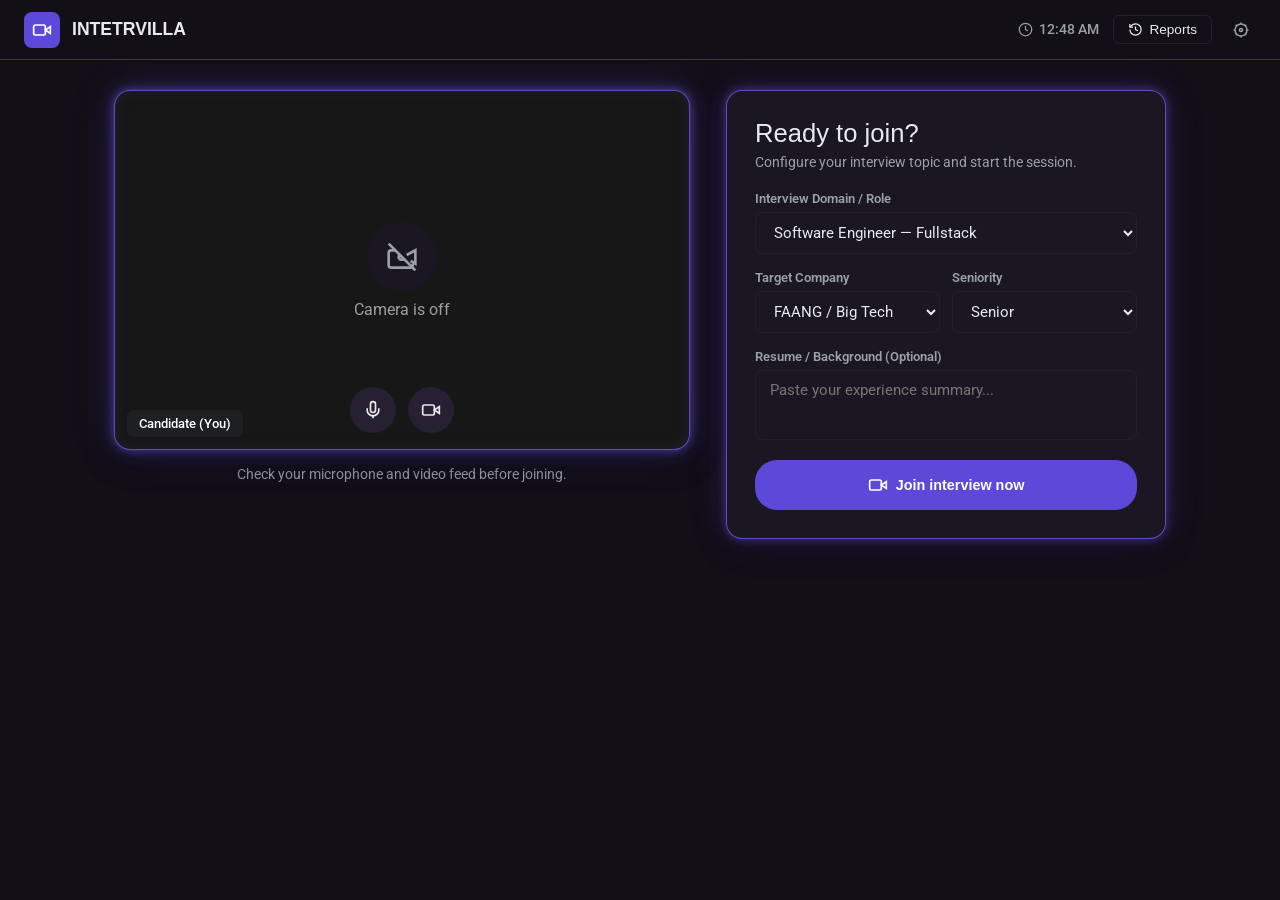
<file: main.html>
<!DOCTYPE html>
<html lang="en">
<head>
  <meta charset="UTF-8" />
  <meta name="viewport" content="width=device-width, initial-scale=1.0" />
  <title>intervilla-getstart</title>
  <meta name="description" content="Master tech, product, and behavioral interviews with real-time AI video simulation, speech recognition, code evaluation, and diagnostic reports." />
  
  <!-- Google Fonts -->
  <link rel="preconnect" href="https://fonts.googleapis.com">
  <link rel="preconnect" href="https://fonts.gstatic.com" crossorigin>
  <link href="https://fonts.googleapis.com/css2?family=Google+Sans:wght@400;500;700&family=Roboto:wght@400;500;700&family=Fira+Code:wght@400;500&display=swap" rel="stylesheet">
  
  <link rel="stylesheet" href="style.css" />
</head>
<body>
  <div class="app-container">
    <!-- Header Navbar -->
    <header class="header-navbar no-print">
      <div class="logo-section" id="btn-logo-home">
        <div class="logo-icon">
          <svg width="20" height="20" viewBox="0 0 24 24" fill="none" stroke="currentColor" stroke-width="2"><path d="m22 8-6 4 6 4V8Z"/><rect width="14" height="12" x="2" y="6" rx="2" ry="2"/></svg>
        </div>
        <div class="logo-text">
          INTETRVILLA <span class="logo-sub"></span>
        </div>
        <span class="active-role-badge" id="nav-active-role" style="display: none;">Software Engineer</span>
      </div>

      <div class="header-controls">
        <div class="clock-display" id="nav-clock">
          <svg width="15" height="15" viewBox="0 0 24 24" fill="none" stroke="currentColor" stroke-width="2"><circle cx="12" cy="12" r="10"/><polyline points="12 6 12 12 16 14"/></svg>
          <span id="clock-text">00:00</span>
        </div>

        <button class="btn-outlined" id="btn-open-history">
          <svg width="15" height="15" viewBox="0 0 24 24" fill="none" stroke="currentColor" stroke-width="2"><path d="M3 12a9 9 0 1 0 9-9 9.75 9.75 0 0 0-6.74 2.74L3 8"/><path d="M3 3v5h5"/><path d="M12 7v5l4 2"/></svg>
          Reports
        </button>

        <button class="btn-icon-ghost" id="btn-open-settings" title="Settings">
          <svg width="18" height="18" viewBox="0 0 24 24" fill="none" stroke="currentColor" stroke-width="2"><path d="M12 20a8 8 0 1 0 0-16 8 8 0 0 0 0 16Z"/><path d="M12 14a2 2 0 1 0 0-4 2 2 0 0 0 0 4Z"/><path d="M12 2v2"/><path d="M12 20v2"/><path d="m4.93 4.93 1.41 1.41"/><path d="m17.66 17.66 1.41 1.41"/><path d="M2 12h2"/><path d="M20 12h2"/><path d="m6.34 17.66-1.41 1.41"/><path d="m19.07 4.93-1.41 1.41"/></svg>
        </button>
      </div>
    </header>

    <!-- MAIN VIEW CONTAINER -->
    <main id="main-content">
      
      <!-- 1. SETUP GREEN ROOM VIEW -->
      <section id="setup-view" class="view-section">
        <div class="setup-container">
          <!-- Left: Video Preview Card -->
          <div class="preview-card">
            <div class="preview-video-box">
              <video id="setup-video" autoplay playsinline muted></video>
              <div id="setup-cam-placeholder" class="cam-placeholder" style="display: none;">
                <div class="placeholder-icon">
                  <svg width="32" height="32" viewBox="0 0 24 24" fill="none" stroke="currentColor" stroke-width="2"><line x1="2" x2="22" y1="2" y2="22"/><path d="M10.41 10.41A2 2 0 0 0 12 14a2 2 0 0 0 1.59-.59"/><path d="M7 7H4a2 2 0 0 0-2 2v9a2 2 0 0 0 2 2h14a2 2 0 0 0 2-2v-1"/><path d="M15.5 10.5 22 7v10l-3.5-2"/></svg>
                </div>
                <span>Camera is off</span>
              </div>
              
              <div class="meet-name-tag">Candidate (You)</div>

              <div class="preview-controls">
                <button class="meet-btn" id="setup-toggle-mic" title="Toggle Mic">
                  <svg id="svg-mic-on" width="20" height="20" viewBox="0 0 24 24" fill="none" stroke="currentColor" stroke-width="2"><path d="M12 2a3 3 0 0 0-3 3v7a3 3 0 0 0 6 0V5a3 3 0 0 0-3-3Z"/><path d="M19 10v2a7 7 0 0 1-14 0v-2"/><line x1="12" x2="12" y1="19" y2="22"/></svg>
                  <svg id="svg-mic-off" width="20" height="20" viewBox="0 0 24 24" fill="none" stroke="currentColor" stroke-width="2" style="display:none;"><line x1="2" x2="22" y1="2" y2="22"/><path d="M18.89 13.23A7.12 7.12 0 0 0 19 12v-2"/><path d="M5 10v2a7 7 0 0 0 12 5"/><path d="M15 9.34V5a3 3 0 0 0-5.68-1.33"/><path d="M9 9v3a3 3 0 0 0 5.12 2.12"/><line x1="12" x2="12" y1="19" y2="22"/></svg>
                </button>
                <button class="meet-btn" id="setup-toggle-cam" title="Toggle Camera">
                  <svg id="svg-cam-on" width="20" height="20" viewBox="0 0 24 24" fill="none" stroke="currentColor" stroke-width="2"><path d="m22 8-6 4 6 4V8Z"/><rect width="14" height="12" x="2" y="6" rx="2" ry="2"/></svg>
                  <svg id="svg-cam-off" width="20" height="20" viewBox="0 0 24 24" fill="none" stroke="currentColor" stroke-width="2" style="display:none;"><line x1="2" x2="22" y1="2" y2="22"/><path d="M10.41 10.41A2 2 0 0 0 12 14a2 2 0 0 0 1.59-.59"/><path d="M7 7H4a2 2 0 0 0-2 2v9a2 2 0 0 0 2 2h14a2 2 0 0 0 2-2v-1"/><path d="M15.5 10.5 22 7v10l-3.5-2"/></svg>
                </button>
              </div>
            </div>
            <div class="preview-tip">Check your microphone and video feed before joining.</div>
          </div>

          <!-- Right: Join Card Form -->
          <div class="join-card">
            <h1>Ready to join?</h1>
            <p class="join-sub">Configure your interview topic and start the session.</p>

            <div class="form-group">
              <label>Interview Domain / Role</label>
              <select id="select-role" class="gm-select"></select>
            </div>

            <div class="form-row">
              <div class="form-group">
                <label>Target Company</label>
                <select id="select-company" class="gm-select"></select>
              </div>
              <div class="form-group">
                <label>Seniority</label>
                <select id="select-difficulty" class="gm-select">
                  <option value="Junior">Junior</option>
                  <option value="Mid-Level">Mid-Level</option>
                  <option value="Senior" selected>Senior</option>
                  <option value="Staff / Lead">Staff / Lead</option>
                </select>
              </div>
            </div>

            <div class="form-group">
              <label>Resume / Background (Optional)</label>
              <textarea id="input-resume" class="gm-textarea" placeholder="Paste your experience summary..."></textarea>
            </div>

            <button id="btn-join-interview" class="meet-btn-pill btn-full">
              <svg width="20" height="20" viewBox="0 0 24 24" fill="none" stroke="currentColor" stroke-width="2"><path d="m22 8-6 4 6 4V8Z"/><rect width="14" height="12" x="2" y="6" rx="2" ry="2"/></svg>
              Join interview now
            </button>
          </div>
        </div>
      </section>

      <!-- 2. INTERVIEW ROOM STAGE VIEW -->
      <section id="room-view" class="view-section" style="display: none;">
        <!-- Top Call Header -->
        <div class="room-header">
          <div id="room-question-title" class="question-title">
            Question 1 of 3: Question Title
          </div>
          <div class="room-timer" id="room-timer-box">
            <svg width="16" height="16" viewBox="0 0 24 24" fill="none" stroke="currentColor" stroke-width="2"><circle cx="12" cy="12" r="10"/><polyline points="12 6 12 12 16 14"/></svg>
            <span id="room-timer-text">30:00</span>
          </div>
        </div>

        <!-- Video Stage Grid -->
        <div class="room-stage">
          <div class="video-grid" id="video-grid">
            <!-- AI Participant Tile -->
            <div class="meet-tile" id="tile-ai">
              <div class="tile-canvas-container">
                <canvas id="canvas-ai-visualizer" width="240" height="180"></canvas>
                <div class="ai-icon-center">
                  <svg width="32" height="32" viewBox="0 0 24 24" fill="none" stroke="currentColor" stroke-width="2"><rect width="18" height="12" x="3" y="6" rx="2"/><circle cx="9" cy="12" r="1"/><circle cx="15" cy="12" r="1"/><path d="M12 2v4"/><path d="M12 18v4"/></svg>
                </div>
              </div>
              <div class="meet-name-tag">
                <svg width="15" height="15" viewBox="0 0 24 24" fill="none" stroke="currentColor" stroke-width="2"><rect width="18" height="12" x="3" y="6" rx="2"/><circle cx="9" cy="12" r="1"/><circle cx="15" cy="12" r="1"/></svg>
                <span>AI Interviewer</span>
              </div>
              <div class="caption-overlay" id="ai-caption-text">
                Initializing interview session...
              </div>
            </div>

            <!-- Candidate Participant Tile -->
            <div class="meet-tile" id="tile-candidate">
              <div class="tile-video-container">
                <video id="room-candidate-video" autoplay playsinline muted></video>
                <div id="room-cam-placeholder" class="cam-placeholder" style="display: none;">
                  <div class="placeholder-icon">
                    <svg width="26" height="26" viewBox="0 0 24 24" fill="none" stroke="currentColor" stroke-width="2"><line x1="2" x2="22" y1="2" y2="22"/><path d="M7 7H4a2 2 0 0 0-2 2v9a2 2 0 0 0 2 2h14a2 2 0 0 0 2-2v-1"/><path d="M15.5 10.5 22 7v10l-3.5-2"/></svg>
                  </div>
                  <span>Camera off</span>
                </div>
              </div>
              <div class="meet-name-tag">
                <svg width="15" height="15" viewBox="0 0 24 24" fill="none" stroke="#81c995" stroke-width="2"><path d="M19 21v-2a4 4 0 0 0-4-4H9a4 4 0 0 0-4 4v2"/><circle cx="12" cy="7" r="4"/></svg>
                <span>You</span>
                <span id="candidate-mic-status" class="mic-status-tag">🎤 Listening...</span>
              </div>
              <div class="caption-overlay" id="candidate-caption-text" style="display: none;"></div>
            </div>
          </div>

          <!-- Slide-in Technical Workspace Drawer -->
          <div class="workspace-drawer" id="workspace-drawer" style="display: none;">
            <div class="drawer-header">
              <div class="drawer-tabs">
                <button class="tab-btn active" id="tab-btn-code">Code</button>
                <button class="tab-btn" id="tab-btn-whiteboard">Whiteboard</button>
                <button class="tab-btn" id="tab-btn-transcript">Transcript</button>
              </div>
              <button class="drawer-close-btn" id="btn-close-drawer" title="Close Workspace">&times;</button>
            </div>

            <div class="drawer-body">
              <!-- Code Tab -->
              <div class="tab-pane active" id="pane-code">
                <div class="code-toolbar">
                  <span class="pane-title">Workspace</span>
                  <select id="code-language" class="gm-select-sm">
                    <option value="javascript">JavaScript</option>
                    <option value="python">Python</option>
                    <option value="cpp">C++</option>
                  </select>
                  <div class="toolbar-actions">
                    <button class="btn-xs" id="btn-code-reset">Reset</button>
                    <button class="btn-xs-primary" id="btn-code-run">Run</button>
                  </div>
                </div>
                <div class="code-editor-wrapper">
                  <div class="line-numbers" id="code-line-numbers">1</div>
                  <textarea id="code-textarea" spellcheck="false"
        placeholder="// Write your JavaScript code here..."></textarea>
                </div>
                <div class="console-output" id="console-output" style="display: none;">
                  <div class="console-title">Console Output</div>
                  <pre id="console-text"></pre>
                </div>
              </div>

              <!-- Whiteboard Tab -->
              <div class="tab-pane" id="pane-whiteboard" style="display: none;">
                <div class="wb-toolbar">
                  <div class="wb-tools">
                    <button class="wb-btn active" id="wb-tool-pen" title="Pen"><svg width="14" height="14" viewBox="0 0 24 24" fill="none" stroke="currentColor" stroke-width="2"><path d="M17 3a2.828 2.828 0 1 1 4 4L7.5 20.5 2 22l1.5-5.5L17 3z"/></svg></button>
                    <button class="wb-btn" id="wb-tool-rect" title="Rectangle"><svg width="14" height="14" viewBox="0 0 24 24" fill="none" stroke="currentColor" stroke-width="2"><rect width="18" height="18" x="3" y="3" rx="2"/></svg></button>
                    <button class="wb-btn" id="wb-tool-circle" title="Circle"><svg width="14" height="14" viewBox="0 0 24 24" fill="none" stroke="currentColor" stroke-width="2"><circle cx="12" cy="12" r="10"/></svg></button>
                    <button class="wb-btn" id="wb-tool-eraser" title="Eraser"><svg width="14" height="14" viewBox="0 0 24 24" fill="none" stroke="currentColor" stroke-width="2"><path d="m7 21-4.3-4.3a1 1 0 0 1 0-1.4l13-13a1 1 0 0 1 1.4 0l4.3 4.3a1 1 0 0 1 0 1.4l-13 13a1 1 0 0 1-1.4 0Z"/><path d="m22 21-10 0"/></svg></button>
                  </div>
                  <div className="wb-colors">
                    <div class="color-dot active" style="background:#8ab4f8" data-color="#8ab4f8"></div>
                    <div class="color-dot" style="background:#81c995" data-color="#81c995"></div>
                    <div class="color-dot" style="background:#ea4335" data-color="#ea4335"></div>
                    <div class="color-dot" style="background:#ffffff" data-color="#ffffff"></div>
                  </div>
                  <button class="btn-xs" id="btn-wb-clear">Clear</button>
                </div>
                <div class="wb-canvas-container" id="wb-container">
                  <canvas id="wb-canvas"></canvas>
                </div>
              </div>

              <!-- Transcript Tab -->
              <div class="tab-pane" id="pane-transcript" style="display: none;">
                <div class="transcript-list" id="transcript-list">
                  <div class="empty-transcript">No speech transcript recorded yet.</div>
                </div>
              </div>
            </div>
          </div>
        </div>

        <!-- Voice / Input Bar -->
        <div class="room-input-bar">
          <div class="input-bar-inner">
            <input type="text" id="room-text-input" class="gm-input" placeholder="Speak into your mic or edit your response here..." />
            <button id="btn-restart-mic" class="meet-btn-sm" title="Restart Microphone">
              <svg width="16" height="16" viewBox="0 0 24 24" fill="none" stroke="currentColor" stroke-width="2"><path d="M3 12a9 9 0 1 0 9-9 9.75 9.75 0 0 0-6.74 2.74L3 8"/><path d="M3 3v5h5"/></svg>
            </button>
          </div>
        </div>

        <!-- Bottom Google Meet Control Bar -->
        <div class="room-controls-bar">
          <div class="controls-pill">
            <button class="meet-btn" id="room-btn-mic" title="Mute Mic">
              <svg id="room-mic-on" width="20" height="20" viewBox="0 0 24 24" fill="none" stroke="currentColor" stroke-width="2"><path d="M12 2a3 3 0 0 0-3 3v7a3 3 0 0 0 6 0V5a3 3 0 0 0-3-3Z"/><path d="M19 10v2a7 7 0 0 1-14 0v-2"/><line x1="12" x2="12" y1="19" y2="22"/></svg>
              <svg id="room-mic-off" width="20" height="20" viewBox="0 0 24 24" fill="none" stroke="currentColor" stroke-width="2" style="display:none;"><line x1="2" x2="22" y1="2" y2="22"/><path d="M18.89 13.23A7.12 7.12 0 0 0 19 12v-2"/><path d="M5 10v2a7 7 0 0 0 12 5"/><path d="M15 9.34V5a3 3 0 0 0-5.68-1.33"/><path d="M9 9v3a3 3 0 0 0 5.12 2.12"/><line x1="12" x2="12" y1="19" y2="22"/></svg>
            </button>
            <button class="meet-btn" id="room-btn-cam" title="Toggle Camera">
              <svg id="room-cam-on" width="20" height="20" viewBox="0 0 24 24" fill="none" stroke="currentColor" stroke-width="2"><path d="m22 8-6 4 6 4V8Z"/><rect width="14" height="12" x="2" y="6" rx="2" ry="2"/></svg>
              <svg id="room-cam-off" width="20" height="20" viewBox="0 0 24 24" fill="none" stroke="currentColor" stroke-width="2" style="display:none;"><line x1="2" x2="22" y1="2" y2="22"/><path d="M10.41 10.41A2 2 0 0 0 12 14a2 2 0 0 0 1.59-.59"/><path d="M7 7H4a2 2 0 0 0-2 2v9a2 2 0 0 0 2 2h14a2 2 0 0 0 2-2v-1"/><path d="M15.5 10.5 22 7v10l-3.5-2"/></svg>
            </button>
            <button class="meet-btn" id="room-btn-hint" title="Ask for Hint">
              <svg width="20" height="20" viewBox="0 0 24 24" fill="none" stroke="#fdd663" stroke-width="2"><path d="M15 14c.2-1 .7-1.7 1.5-2.5 1-.9 1.5-2.2 1.5-3.5A6 6 0 0 0 6 8c0 1 .2 2.2 1.5 3.5.7.7 1.3 1.5 1.5 2.5"/><path d="M9 18h6"/><path d="M10 22h4"/></svg>
            </button>
            <button class="meet-btn" id="room-btn-workspace" title="Toggle Workspace Drawer">
              <svg width="20" height="20" viewBox="0 0 24 24" fill="none" stroke="currentColor" stroke-width="2"><rect width="18" height="18" x="3" y="3" rx="2" ry="2"/><line x1="15" x2="15" y1="3" y2="21"/></svg>
            </button>
            <button class="meet-btn-pill" id="room-btn-next">
              <span id="next-btn-text">Next</span>
              <svg width="16" height="16" viewBox="0 0 24 24" fill="none" stroke="currentColor" stroke-width="2"><line x1="5" x2="19" y1="12" y2="12"/><polyline points="12 5 19 12 12 19"/></svg>
            </button>
            <button class="meet-btn-end" id="room-btn-end" title="Leave Interview">
              <svg width="18" height="18" viewBox="0 0 24 24" fill="none" stroke="currentColor" stroke-width="2"><path d="M10.68 13.31a16 16 0 0 0 3.41 2.6l1.27-1.27a2 2 0 0 1 2.11-.45 12.84 12.84 0 0 0 2.81.7 2 2 0 0 1 1.72 2v3a2 2 0 0 1-2.18 2 19.79 19.79 0 0 1-8.63-3.07 19.42 19.42 0 0 1-3.33-2.67 19.8 19.8 0 0 1-3.07-8.63A2 2 0 0 1 4.11 2h3a2 2 0 0 1 2 1.72 12.84 12.84 0 0 0 .7 2.81 2 2 0 0 1-.45 2.11L8.09 9.91"/></svg>
            </button>
          </div>
        </div>
      </section>

      <!-- 3. REPORT / DIAGNOSTIC ANALYSIS VIEW -->
      <section id="report-view" class="view-section" style="display: none;">
        <div class="report-container">
          <div class="report-header">
            <div>
              <h1>Call Ended — Interview Summary</h1>
              <p class="report-sub" id="report-meta-text">Diagnostic report for Software Engineer</p>
            </div>
            <div class="report-actions no-print">
              <button class="btn-outlined" id="btn-export-json">Export JSON</button>
              <button class="btn-outlined" id="btn-print-pdf">Save PDF</button>
              <button class="meet-btn-pill" id="btn-report-retake">Start new interview</button>
            </div>
          </div>

          <!-- Main Score Box -->
          <div class="report-card">
            <div class="score-grid">
              <div class="score-column">
                <div class="score-number" id="report-score-num">0</div>
                <div class="score-label">Overall Score</div>
                <div class="hire-badge" id="report-hire-badge">NO HIRE</div>
              </div>
              <div class="overview-column">
                <h2>Performance Overview</h2>
                <p id="report-summary-p">Your speech cadence, technical concept coverage, and response structure were evaluated.</p>
              </div>
              <div class="radar-column">
                <canvas id="canvas-radar" width="260" height="210"></canvas>
              </div>
            </div>
          </div>

          <!-- Metrics Row -->
          <div class="metrics-grid">
            <div class="metric-card">
              <div class="metric-label">Speaking Speed</div>
              <div class="metric-val" id="metric-wpm">0 WPM</div>
            </div>
            <div class="metric-card">
              <div class="metric-label">Vocal Fillers</div>
              <div class="metric-val" id="metric-fillers">0 Fillers</div>
            </div>
            <div class="metric-card">
              <div class="metric-label">Total Words</div>
              <div class="metric-val" id="metric-words">0</div>
            </div>
            <div className="metric-card">
              <div className="metric-label">Duration</div>
              <div className="metric-val" id="metric-time">0 Mins</div>
            </div>
          </div>

          <!-- Question Breakdown -->
          <h2 class="section-title">Question Analysis</h2>
          <div class="questions-list" id="report-questions-list"></div>
        </div>
      </section>

    </main>

    <!-- MODAL: PAST REPORTS HISTORY -->
    <div class="modal-overlay" id="modal-history" style="display: none;">
      <div class="modal-content">
        <div class="modal-header">
          <h2>Past Interview Sessions</h2>
          <button class="btn-close" id="btn-close-history">&times;</button>
        </div>
        <div class="modal-body" id="history-list-container">
          <div class="empty-history">No past interview reports saved yet.</div>
        </div>
        <div class="modal-footer">
          <button class="btn-danger-sm" id="btn-clear-history">Clear History</button>
        </div>
      </div>
    </div>

    <!-- MODAL: SETTINGS & API KEY -->
    <div class="modal-overlay" id="modal-settings" style="display: none;">
      <div class="modal-content">
        <div class="modal-header">
          <h2>Settings & API Configuration</h2>
          <button class="btn-close" id="btn-close-settings">&times;</button>
        </div>
        <div class="modal-body">
          <div class="form-group">
            <label>OpenAI / Gemini API Key (Optional)</label>
            <input type="password" id="input-api-key" class="gm-input" placeholder="sk-..." />
            <p class="field-hint">InterviewAI includes a built-in evaluation engine out-of-the-box. Adding an API key enables cloud LLM follow-ups.</p>
          </div>
        </div>
        <div class="modal-footer">
          <button class="btn-outlined" id="btn-cancel-settings">Cancel</button>
          <button class="meet-btn-pill" id="btn-save-settings">Save Settings</button>
        </div>
      </div>
    </div>
  </div>

  <!-- Single Pure Standalone Script (NO ES MODULES, NO BUILD REQUIRED) -->
  <script src="script.js"></script>
</body>
</html>
</file>
<file: style.css>
:root {
  --gm-bg: #120F17;
  --gm-surface: #1B1722;
  --gm-surface-variant: #241f2f;
  --gm-control-bg: #1d1a27;
  --gm-control-btn: #262032;
  --gm-control-hover: #312a41;
  --gm-border: rgba(123, 97, 255, 0.42);

  /* Match the landing page's violet glow */
  --gm-blue: #7b61ff;
  --gm-blue-dark: #5d49d9;
  --gm-red: #ea4335;
  --gm-green: #81c995;
  --gm-yellow: #fdd663;

  /* Text Colors */
  --text-main: #e8eaed;
  --text-muted: #9aa0a6;
  --text-dim: #80868b;

  /* Fonts */
  --font-heading: 'Google Sans', sans-serif;
  --font-body: 'Roboto', sans-serif;
  --font-code: 'Fira Code', monospace;
}

* {
  box-sizing: border-box;
  margin: 0;
  padding: 0;
}

html, body {
  width: 100%;
  height: 100%;
  background-color: var(--gm-bg);
  color: var(--text-main);
  font-family: var(--font-body);
  overflow-x: hidden;
  -webkit-font-smoothing: antialiased;
}

.app-container {
  display: flex;
  flex-direction: column;
  min-height: 100vh;
}

/* Header Navbar */
.header-navbar {
  height: 60px;
  background: var(--gm-bg);
  border-bottom: 1px solid var(--gm-border);
  display: flex;
  align-items: center;
  justify-content: space-between;
  padding: 0 24px;
  z-index: 100;
}

.logo-section {
  display: flex;
  align-items: center;
  gap: 12px;
  cursor: pointer;
}

.logo-icon {
  width: 36px;
  height: 36px;
  border-radius: 8px;
  background: var(--gm-blue-dark);
  display: flex;
  align-items: center;
  justify-content: center;
  color: #ffffff;
  flex-shrink: 0;
}

.logo-text {
  font-family: var(--font-heading);
  font-weight: 700;
  font-size: 1.1rem;
  white-space: nowrap;
}

.logo-sub {
  color: var(--gm-blue);
  font-weight: 400;
}

.active-role-badge {
  background: var(--gm-surface-variant);
  color: var(--gm-blue);
  padding: 2px 10px;
  border-radius: 12px;
  font-size: 0.78rem;
  font-weight: 500;
}

.header-controls {
  display: flex;
  align-items: center;
  gap: 14px;
}

.clock-display {
  color: var(--text-muted);
  font-size: 0.9rem;
  font-weight: 500;
  display: flex;
  align-items: center;
  gap: 6px;
}

.btn-outlined {
  background: transparent;
  border: 1px solid var(--gm-surface-variant);
  color: var(--text-main);
  border-radius: 6px;
  padding: 6px 14px;
  font-size: 0.85rem;
  font-weight: 500;
  cursor: pointer;
  display: flex;
  align-items: center;
  gap: 6px;
  white-space: nowrap;
}

.btn-outlined:hover {
  background: var(--gm-surface-variant);
}

.btn-icon-ghost {
  background: transparent;
  border: none;
  color: var(--text-muted);
  cursor: pointer;
  padding: 6px;
  display: flex;
  align-items: center;
  justify-content: center;
}

/* Main Section */
.view-section {
  flex: 1;
  display: flex;
  flex-direction: column;
  position: relative;
  width: 100%;
}

/* 1. Setup Green Room View */
.setup-container {
  max-width: 1100px;
  margin: 30px auto;
  padding: 0 24px;
  display: grid;
  grid-template-columns: 1fr 440px;
  gap: 36px;
  align-items: start;
  width: 100%;
}

.preview-card {
  display: flex;
  flex-direction: column;
  gap: 16px;
  width: 100%;
}

.preview-video-box {
  width: 100%;
  height: 360px;
  background: #171717;
  border-radius: 16px;
  position: relative;
  overflow: hidden;
  border: 1px solid rgba(123, 97, 255, 0.7);
  display: flex;
  align-items: center;
  justify-content: center;
  box-shadow:
    0 0 8px rgba(123, 97, 255, 0.45),
    0 0 20px rgba(123, 97, 255, 0.28),
    0 0 45px rgba(123, 97, 255, 0.18),
    inset 0 0 16px rgba(123, 97, 255, 0.08),
    0 12px 30px rgba(0,0,0,0.45);
}

.preview-video-box video {
  width: 100%;
  height: 100%;
  object-fit: cover;
  transform: scaleX(-1);
}

.cam-placeholder {
  text-align: center;
  color: var(--text-muted);
  display: flex;
  flex-direction: column;
  align-items: center;
}

.placeholder-icon {
  width: 70px;
  height: 70px;
  border-radius: 50%;
  background: var(--gm-surface);
  display: flex;
  align-items: center;
  justify-content: center;
  margin-bottom: 8px;
}

.preview-controls {
  position: absolute;
  bottom: 16px;
  display: flex;
  gap: 12px;
  z-index: 10;
}

.preview-tip {
  color: var(--text-muted);
  font-size: 0.88rem;
  text-align: center;
}

.join-card {
  background: var(--gm-surface);
  border-radius: 16px;
  padding: 28px;
  border: 1px solid rgba(123, 97, 255, 0.7);
  box-shadow:
    0 0 8px rgba(123, 97, 255, 0.35),
    0 0 20px rgba(123, 97, 255, 0.2),
    0 0 40px rgba(123, 97, 255, 0.15),
    0 10px 28px rgba(0,0,0,0.4);
  width: 100%;
}

.join-card h1 {
  font-family: var(--font-heading);
  font-size: 1.6rem;
  font-weight: 500;
  margin-bottom: 6px;
}

.join-sub {
  color: var(--text-muted);
  font-size: 0.9rem;
  margin-bottom: 20px;
}

.form-group {
  margin-bottom: 16px;
}

.form-group label {
  font-size: 0.82rem;
  font-weight: 600;
  color: var(--text-muted);
  margin-bottom: 6px;
  display: block;
}

.form-row {
  display: grid;
  grid-template-columns: 1fr 1fr;
  gap: 12px;
}

.gm-select, .gm-textarea, .gm-input {
  width: 100%;
  background: var(--gm-surface);
  border: 1px solid var(--gm-surface-variant);
  border-radius: 8px;
  padding: 10px 14px;
  color: var(--text-main);
  font-family: var(--font-body);
  font-size: 0.92rem;
  outline: none;
  transition: border-color 0.2s ease;
}

.gm-select:focus, .gm-textarea:focus, .gm-input:focus {
  border-color: var(--gm-blue);
}

.gm-textarea {
  height: 70px;
  resize: none;
}

.field-hint {
  font-size: 0.78rem;
  color: var(--text-dim);
  margin-top: 6px;
}

/* 2. Room Stage View */
.room-header {
  padding: 12px 24px;
  display: flex;
  align-items: center;
  justify-content: space-between;
  color: var(--text-main);
  flex-wrap: wrap;
  gap: 10px;
}

.question-title {
  font-weight: 600;
  font-size: 0.98rem;
}

.room-timer {
  display: flex;
  align-items: center;
  gap: 6px;
  font-family: var(--font-code);
  font-weight: 700;
  color: var(--gm-blue);
}

.room-stage {
  flex: 1;
  display: flex;
  padding: 0 16px;
  gap: 16px;
  overflow: hidden;
  min-height: 0;
}

.video-grid {
  flex: 1;
  display: grid;
  grid-template-columns: 1fr 1fr;
  gap: 16px;
  height: 100%;
  transition: all 0.3s ease;
}

.meet-tile {
  background: #171717;
  border-radius: 12px;
  position: relative;
  overflow: hidden;
  border: 1px solid rgba(123, 97, 255, 0.7);
  box-shadow:
    0 0 8px rgba(123, 97, 255, 0.32),
    0 0 22px rgba(123, 97, 255, 0.18),
    0 8px 18px rgba(0,0,0,0.35);
  display: flex;
  flex-direction: column;
  min-height: 200px;
}

.meet-tile-active {
  border: 2.5px solid var(--gm-blue);
  box-shadow:
    0 0 10px rgba(123, 97, 255, 0.7),
    0 0 22px rgba(123, 97, 255, 0.45),
    0 0 40px rgba(123, 97, 255, 0.2);
}

.tile-canvas-container, .tile-video-container {
  flex: 1;
  position: relative;
  display: flex;
  align-items: center;
  justify-content: center;
  overflow: hidden;
  height: 100%;
}

.tile-video-container video {
  width: 100%;
  height: 100%;
  object-fit: cover;
  transform: scaleX(-1);
}

.ai-icon-center {
  position: absolute;
  color: #ffffff;
  pointer-events: none;
}

.meet-name-tag {
  position: absolute;
  bottom: 12px;
  left: 12px;
  background: rgba(32, 33, 36, 0.85);
  backdrop-filter: blur(8px);
  padding: 6px 12px;
  border-radius: 6px;
  display: flex;
  align-items: center;
  gap: 8px;
  font-size: 0.82rem;
  font-weight: 500;
  color: #ffffff;
  z-index: 10;
}

.mic-status-tag {
  color: var(--gm-green);
  font-size: 0.75rem;
  margin-left: 4px;
}

.caption-overlay {
  position: absolute;
  bottom: 48px;
  left: 12px;
  right: 12px;
  background: rgba(0, 0, 0, 0.8);
  backdrop-filter: blur(6px);
  padding: 8px 12px;
  border-radius: 8px;
  font-size: 0.85rem;
  color: #ffffff;
  pointer-events: none;
  white-space: nowrap;
  overflow: hidden;
  text-overflow: ellipsis;
}

/* Side Workspace Drawer */
.workspace-drawer {
  width: 440px;
  display: flex;
  flex-direction: column;
  background: var(--gm-surface);
  border-radius: 12px;
  overflow: hidden;
  border: 1px solid rgba(123, 97, 255, 0.7);
  box-shadow:
    0 0 10px rgba(123, 97, 255, 0.32),
    0 0 22px rgba(123, 97, 255, 0.18),
    0 10px 24px rgba(0,0,0,0.35);
  flex-shrink: 0;
}

.drawer-header {
  background: var(--gm-control-bg);
  padding: 8px 14px;
  border-bottom: 1px solid var(--gm-surface-variant);
  display: flex;
  align-items: center;
  justify-content: space-between;
}

.drawer-close-btn {
  background: transparent;
  border: none;
  color: var(--text-muted);
  font-size: 1.3rem;
  line-height: 1;
  cursor: pointer;
  padding: 2px 6px;
  border-radius: 4px;
  transition: all 0.2s ease;
}

.drawer-close-btn:hover {
  background: var(--gm-surface-variant);
  color: #ffffff;
}

.drawer-tabs {
  display: flex;
  gap: 6px;
}

.tab-btn {
  padding: 6px 12px;
  border-radius: 6px;
  border: none;
  background: transparent;
  color: var(--text-muted);
  font-weight: 600;
  font-size: 0.82rem;
  cursor: pointer;
}

.tab-btn.active {
  background: var(--gm-surface-variant);
  color: var(--gm-blue);
}

.drawer-body {
  flex: 1;
  display: flex;
  flex-direction: column;
  min-height: 0;
}

.tab-pane {
  flex: 1;
  display: flex;
  flex-direction: column;
  min-height: 0;
}

/* Code Editor Pane */
.code-toolbar {
  background: var(--gm-surface-variant);
  padding: 6px 10px;
  border-bottom: 1px solid var(--gm-border);
  display: flex;
  align-items: center;
  justify-content: space-between;
}

.pane-title {
  font-weight: 600;
  font-size: 0.82rem;
}

.gm-select-sm {
  background: var(--gm-surface);
  color: var(--text-main);
  border: 1px solid var(--gm-border);
  border-radius: 4px;
  padding: 2px 6px;
  font-size: 0.78rem;
}

.toolbar-actions {
  display: flex;
  gap: 6px;
}

.btn-xs {
  background: transparent;
  border: 1px solid var(--gm-border);
  color: var(--text-muted);
  border-radius: 4px;
  padding: 3px 8px;
  font-size: 0.75rem;
  cursor: pointer;
}

.btn-xs-primary {
  background: var(--gm-blue-dark);
  border: none;
  color: #ffffff;
  border-radius: 4px;
  padding: 3px 10px;
  font-size: 0.78rem;
  font-weight: 600;
  cursor: pointer;
}

.code-editor-wrapper {
  flex: 1;
  display: flex;
  position: relative;
  overflow: hidden;
  background: #0d1117;
}

.line-numbers {
  width: 38px;
  background: rgba(0,0,0,0.3);
  border-right: 1px solid rgba(255,255,255,0.08);
  color: var(--text-dim);
  font-family: var(--font-code);
  font-size: 0.8rem;
  line-height: 1.45rem;
  padding: 10px 0;
  text-align: center;
  user-select: none;
  flex-shrink: 0;
}

#code-textarea {
  flex: 1;
  width: 100%;
  height: 100%;
  background: transparent;
  color: #e6edf3;
  font-family: var(--font-code);
  font-size: 0.82rem;
  line-height: 1.45rem;
  padding: 10px 12px;
  border: none;
  outline: none;
  resize: none;
  white-space: pre;
  overflow: auto;
  tab-size: 2;
}

.console-output {
  background: #010409;
  border-top: 1px solid rgba(255,255,255,0.1);
  padding: 8px 12px;
  max-height: 90px;
  overflow-y: auto;
}

.console-title {
  font-size: 0.72rem;
  color: var(--gm-blue);
  font-weight: 600;
  margin-bottom: 2px;
}

#console-text {
  font-family: var(--font-code);
  font-size: 0.78rem;
  color: #3fb950;
  white-space: pre-wrap;
  margin: 0;
}

/* Whiteboard Pane */
.wb-toolbar {
  background: var(--gm-surface-variant);
  padding: 6px 10px;
  border-bottom: 1px solid var(--gm-border);
  display: flex;
  align-items: center;
  justify-content: space-between;
}

.wb-tools {
  display: flex;
  gap: 4px;
}

.wb-btn {
  width: 28px;
  height: 28px;
  border-radius: 4px;
  border: none;
  background: transparent;
  color: var(--text-muted);
  display: flex;
  align-items: center;
  justify-content: center;
  cursor: pointer;
}

.wb-btn.active {
  background: var(--gm-blue-dark);
  color: #ffffff;
}

.wb-colors {
  display: flex;
  align-items: center;
  gap: 8px;
}

.color-dot {
  width: 16px;
  height: 16px;
  border-radius: 50%;
  cursor: pointer;
  border: 1px solid rgba(0,0,0,0.3);
}

.color-dot.active {
  border: 2px solid #ffffff;
}

.wb-canvas-container {
  flex: 1;
  position: relative;
  background: #171717;
  overflow: hidden;
}

#wb-canvas {
  width: 100%;
  height: 100%;
  display: block;
}

/* Transcript Pane */
.transcript-list {
  flex: 1;
  overflow-y: auto;
  padding: 12px;
  display: flex;
  flex-direction: column;
  gap: 10px;
}

.empty-transcript {
  text-align: center;
  color: var(--text-dim);
  padding: 30px 0;
  font-size: 0.85rem;
}

.transcript-item {
  background: rgba(0,0,0,0.3);
  border: 1px solid var(--gm-surface-variant);
  border-radius: 8px;
  padding: 10px;
}

.transcript-speaker {
  font-weight: 600;
  font-size: 0.78rem;
  color: var(--gm-blue);
  margin-bottom: 2px;
}

.transcript-text {
  font-size: 0.85rem;
  line-height: 1.35;
}

/* Voice Input Bar */
.room-input-bar {
  padding: 0 24px;
  margin-top: 8px;
}

.input-bar-inner {
  max-width: 800px;
  margin: 0 auto;
  display: flex;
  gap: 10px;
  align-items: center;
}

/* Bottom Control Bar */
.room-controls-bar {
  min-height: 76px;
  display: flex;
  align-items: center;
  justify-content: center;
  padding: 8px 16px;
}

.controls-pill {
  display: flex;
  align-items: center;
  gap: 10px;
  background: var(--gm-control-bg);
  padding: 6px 16px;
  border-radius: 30px;
  box-shadow: 0 4px 20px rgba(0,0,0,0.5);
  flex-wrap: wrap;
  justify-content: center;
}

.meet-btn {
  width: 46px;
  height: 46px;
  border-radius: 50%;
  border: none;
  background: var(--gm-control-btn);
  color: var(--text-main);
  display: flex;
  align-items: center;
  justify-content: center;
  cursor: pointer;
  transition: all 0.15s ease;
  flex-shrink: 0;
}

.meet-btn-sm {
  width: 42px;
  height: 42px;
  border-radius: 8px;
  border: none;
  background: var(--gm-blue-dark);
  color: #ffffff;
  display: flex;
  align-items: center;
  justify-content: center;
  cursor: pointer;
  flex-shrink: 0;
}

.meet-btn:hover {
  background: var(--gm-control-hover);
  transform: scale(1.04);
}

.meet-btn.active-red {
  background: var(--gm-red);
  color: #ffffff;
}

.meet-btn.active-blue {
  background: var(--gm-blue-dark);
  color: #ffffff;
}

.meet-btn-pill {
  height: 44px;
  border-radius: 22px;
  padding: 0 20px;
  border: none;
  background: var(--gm-blue-dark);
  color: #ffffff;
  font-weight: 600;
  font-size: 0.9rem;
  display: flex;
  align-items: center;
  gap: 8px;
  cursor: pointer;
  white-space: nowrap;
}

.meet-btn-pill:hover {
  background: #1557b0;
}

.meet-btn-end {
  height: 44px;
  padding: 0 18px;
  border-radius: 22px;
  border: none;
  background: var(--gm-red);
  color: #ffffff;
  font-weight: 600;
  font-size: 0.9rem;
  display: flex;
  align-items: center;
  gap: 8px;
  cursor: pointer;
  white-space: nowrap;
}

.meet-btn-end:hover {
  background: #d93025;
}

.btn-full {
  width: 100%;
  justify-content: center;
  height: 50px;
}

/* 3. Report View */
.report-container {
  max-width: 1000px;
  margin: 30px auto;
  padding: 0 24px;
  width: 100%;
}

.report-header {
  display: flex;
  align-items: center;
  justify-content: space-between;
  margin-bottom: 24px;
  flex-wrap: wrap;
  gap: 16px;
}

.report-header h1 {
  font-family: var(--font-heading);
  font-size: 1.8rem;
  font-weight: 500;
}

.report-sub {
  color: var(--text-muted);
  font-size: 0.92rem;
}

.report-actions {
  display: flex;
  gap: 12px;
  flex-wrap: wrap;
}

.report-card {
  background: var(--gm-surface);
  border-radius: 16px;
  padding: 28px;
  border: 1px solid var(--gm-surface-variant);
  margin-bottom: 24px;
  box-shadow: 0 4px 16px rgba(0,0,0,0.3);
}

.score-grid {
  display: grid;
  grid-template-columns: 200px 1fr 260px;
  gap: 24px;
  align-items: center;
}

.score-column {
  text-align: center;
  border-right: 1px solid var(--gm-surface-variant);
  padding-right: 20px;
}

.score-number {
  font-size: 3.4rem;
  font-weight: 700;
  color: var(--gm-blue);
  font-family: var(--font-heading);
}

.score-label {
  font-size: 0.85rem;
  color: var(--text-muted);
  text-transform: uppercase;
  margin-bottom: 10px;
}

.hire-badge {
  display: inline-block;
  background: var(--gm-blue-dark);
  color: white;
  padding: 4px 14px;
  border-radius: 12px;
  font-size: 0.8rem;
  font-weight: 600;
}

.overview-column h2 {
  font-family: var(--font-heading);
  font-size: 1.2rem;
  font-weight: 500;
  margin-bottom: 8px;
}

.overview-column p {
  color: var(--text-muted);
  font-size: 0.92rem;
  line-height: 1.5;
}

.radar-column {
  display: flex;
  justify-content: center;
}

.metrics-grid {
  display: grid;
  grid-template-columns: repeat(4, 1fr);
  gap: 16px;
  margin-bottom: 28px;
}

.metric-card {
  background: var(--gm-surface);
  border-radius: 12px;
  padding: 18px;
  border: 1px solid var(--gm-surface-variant);
}

.metric-label {
  font-size: 0.8rem;
  color: var(--text-muted);
  margin-bottom: 8px;
}

.metric-val {
  font-size: 1.4rem;
  font-weight: 600;
  font-family: var(--font-heading);
}

.section-title {
  font-family: var(--font-heading);
  font-size: 1.2rem;
  font-weight: 500;
  margin-bottom: 16px;
}

.questions-list {
  display: flex;
  flex-direction: column;
  gap: 16px;
}

.report-q-card {
  background: var(--gm-surface);
  border-radius: 12px;
  padding: 20px;
  border: 1px solid var(--gm-surface-variant);
}

.q-card-head {
  display: flex;
  justify-content: space-between;
  margin-bottom: 10px;
}

.q-title {
  font-weight: 600;
  font-size: 1rem;
  color: var(--gm-blue);
}

.q-score {
  font-weight: 600;
  font-size: 0.9rem;
  color: var(--gm-blue);
}

.q-prompt {
  color: var(--text-muted);
  font-size: 0.9rem;
  margin-bottom: 12px;
  font-style: italic;
}

.q-answer-box {
  margin-bottom: 12px;
  background: rgba(0,0,0,0.3);
  padding: 10px 14px;
  border-radius: 8px;
  font-size: 0.88rem;
}

.q-code-pre {
  background: #0a0d18;
  padding: 12px;
  border-radius: 6px;
  font-size: 0.82rem;
  font-family: var(--font-code);
  margin-bottom: 12px;
  white-space: pre;
  overflow-x: auto;
}

.q-feedback-grid {
  display: grid;
  grid-template-columns: 1fr 1fr;
  gap: 12px;
}

.feedback-box {
  padding: 12px;
  border-radius: 8px;
  font-size: 0.82rem;
}

.feedback-box.strengths {
  background: rgba(129, 201, 149, 0.1);
  border: 1px solid rgba(129, 201, 149, 0.2);
}

.feedback-box.improvements {
  background: rgba(253, 214, 99, 0.1);
  border: 1px solid rgba(253, 214, 99, 0.25);
}

.box-title {
  font-weight: 600;
  margin-bottom: 6px;
}

.strengths .box-title { color: var(--gm-green); }
.improvements .box-title { color: var(--gm-yellow); }

.feedback-box ul {
  padding-left: 16px;
}

/* Modals */
.modal-overlay {
  position: fixed;
  inset: 0;
  background: rgba(0,0,0,0.75);
  backdrop-filter: blur(6px);
  z-index: 1000;
  display: flex;
  align-items: center;
  justify-content: center;
  padding: 20px;
}

.modal-content {
  background: var(--gm-surface);
  border: 1px solid var(--gm-surface-variant);
  border-radius: 16px;
  max-width: 600px;
  width: 100%;
  padding: 24px;
  box-shadow: 0 12px 40px rgba(0,0,0,0.6);
}

.modal-header {
  display: flex;
  align-items: center;
  justify-content: space-between;
  margin-bottom: 20px;
}

.modal-header h2 {
  font-family: var(--font-heading);
  font-size: 1.3rem;
  font-weight: 500;
}

.btn-close {
  background: transparent;
  border: none;
  color: var(--text-muted);
  font-size: 1.5rem;
  cursor: pointer;
}

.modal-footer {
  display: flex;
  justify-content: flex-end;
  gap: 12px;
  margin-top: 24px;
}

.empty-history {
  text-align: center;
  color: var(--text-muted);
  padding: 40px 0;
}

.history-item {
  background: rgba(0,0,0,0.3);
  border: 1px solid var(--gm-surface-variant);
  border-radius: 10px;
  padding: 14px 18px;
  margin-bottom: 10px;
  display: flex;
  align-items: center;
  justify-content: space-between;
  cursor: pointer;
}

.btn-danger-sm {
  background: transparent;
  border: none;
  color: var(--gm-red);
  font-size: 0.85rem;
  cursor: pointer;
}

/* ==========================================================================
   RESPONSIVE MEDIA QUERIES
   ========================================================================== */

/* Laptop & Tablet (max-width: 1024px) */
@media (max-width: 1024px) {
  .setup-container {
    grid-template-columns: 1fr;
    max-width: 600px;
    margin: 20px auto;
  }

  .room-stage {
    flex-direction: column;
    overflow-y: auto;
  }

  .workspace-drawer {
    width: 100%;
    height: 380px;
    box-shadow: 0 -4px 20px rgba(0, 0, 0, 0.4);
  }

  .video-grid {
    grid-template-columns: 1fr 1fr;
    min-height: 240px;
  }

  .score-grid {
    grid-template-columns: 1fr;
    text-align: center;
  }

  .score-column {
    border-right: none;
    border-bottom: 1px solid var(--gm-surface-variant);
    padding-right: 0;
    padding-bottom: 20px;
  }
}

/* Tablet & Mobile (max-width: 768px) */
@media (max-width: 768px) {
  .header-navbar {
    padding: 0 16px;
  }

  .active-role-badge {
    display: none !important;
  }

  .video-grid {
    grid-template-columns: 1fr;
    grid-template-rows: 1fr 1fr;
  }

  .workspace-drawer {
    position: fixed;
    bottom: 72px;
    left: 10px;
    right: 10px;
    width: auto;
    height: 55vh;
    max-height: 480px;
    z-index: 250;
    box-shadow: 0 -8px 30px rgba(0, 0, 0, 0.7);
    border-radius: 16px;
  }

  .metrics-grid {
    grid-template-columns: repeat(2, 1fr);
  }

  .q-feedback-grid {
    grid-template-columns: 1fr;
  }

  .preview-video-box {
    height: 260px;
  }
}

/* Small Mobile Devices (max-width: 480px) */
@media (max-width: 480px) {
  .controls-pill {
    padding: 4px 10px;
    gap: 6px;
    border-radius: 20px;
  }

  .meet-btn {
    width: 40px;
    height: 40px;
  }

  .meet-btn-pill, .meet-btn-end {
    height: 38px;
    padding: 0 12px;
    font-size: 0.82rem;
  }

  .metrics-grid {
    grid-template-columns: 1fr;
  }

  .report-header h1 {
    font-size: 1.4rem;
  }
}

@media print {
  body {
    background: #ffffff !important;
    color: #000000 !important;
  }
  .no-print {
    display: none !important;
  }
  .report-card, .metric-card, .report-q-card {
    background: #ffffff !important;
    border: 1px solid #ddd !important;
    color: #000000 !important;
    box-shadow: none !important;
  }
}
</file>
